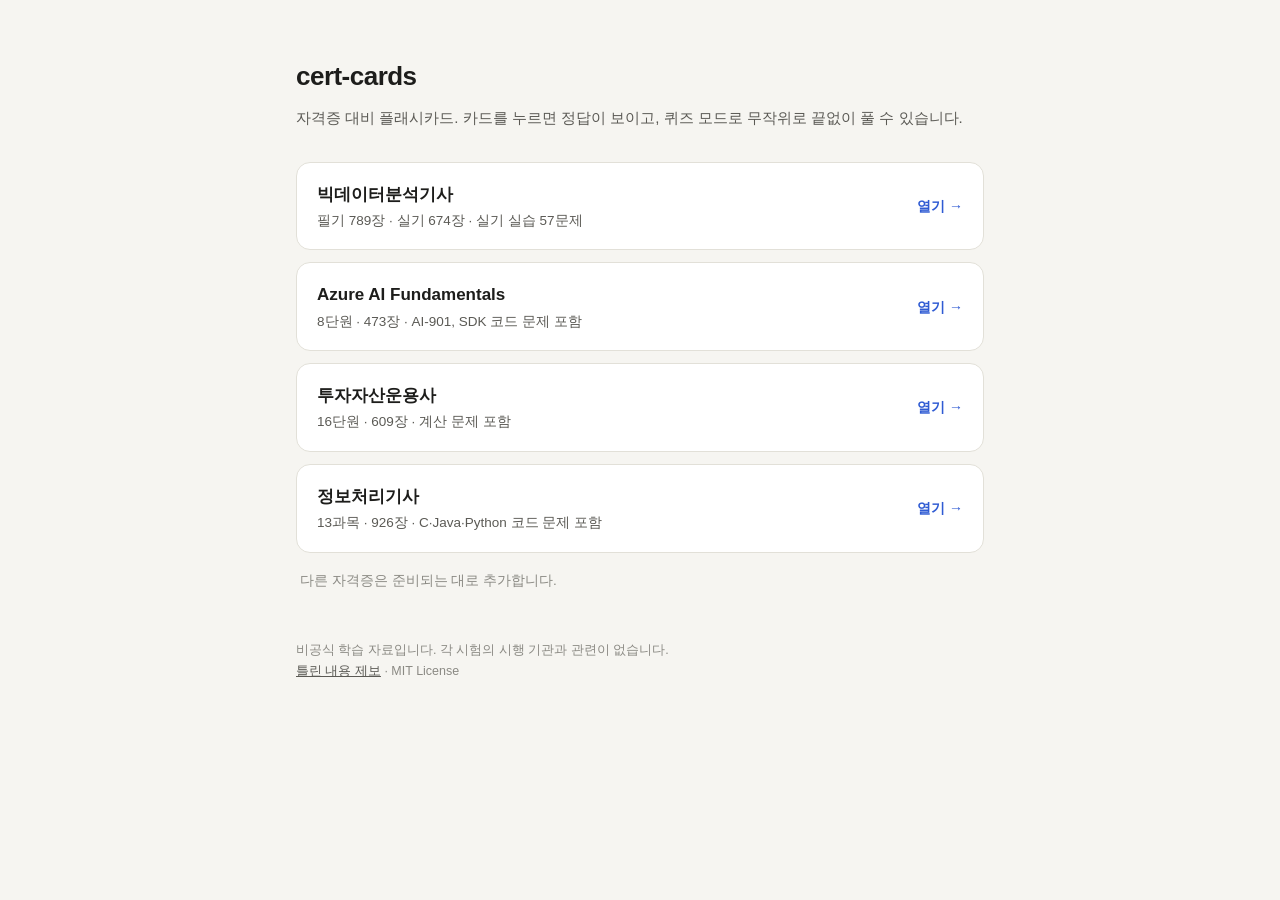
<file: index.html>
<!doctype html>
<html lang="ko">
<head>
<meta charset="utf-8">
<meta name="viewport" content="width=device-width, initial-scale=1, viewport-fit=cover">
<title>cert-cards</title>
<meta name="description" content="자격증 대비 정답 가리기 플래시카드 모음">
<link rel="stylesheet" href="assets/home.css">
</head>
<body>
<div class="wrap">
  <h1>cert-cards</h1>
  <p class="lede">자격증 대비 플래시카드. 카드를 누르면 정답이 보이고, 퀴즈 모드로 무작위로 끝없이 풀 수 있습니다.</p>
  <div class="list" id="decks"><p class="soon">불러오는 중</p></div>
  <p class="soon">다른 자격증은 준비되는 대로 추가합니다.</p>
  <footer>
    비공식 학습 자료입니다. 각 시험의 시행 기관과 관련이 없습니다.<br>
    <a href="https://github.com/cert-cards/cert-cards.github.io/issues">틀린 내용 제보</a> · MIT License
  </footer>
</div>
<script src="assets/home.js"></script>
</body>
</html>
</file>
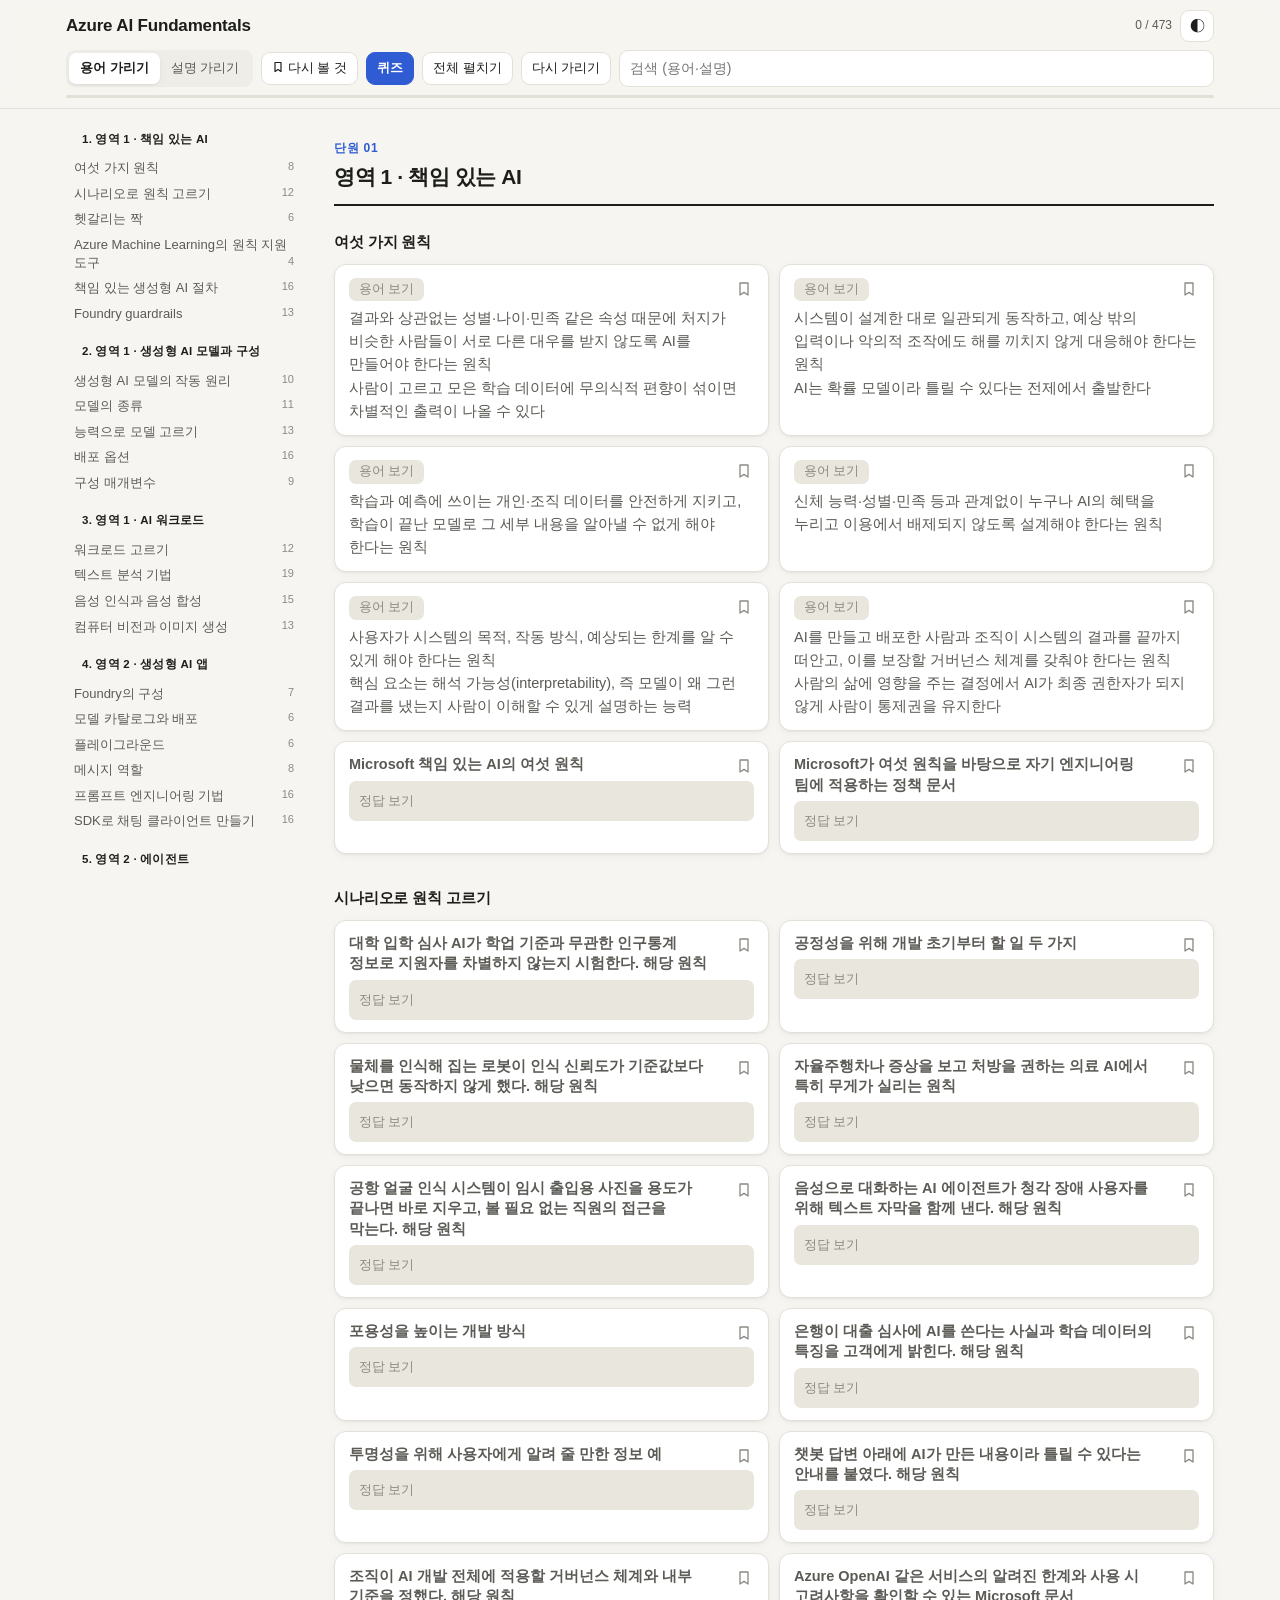
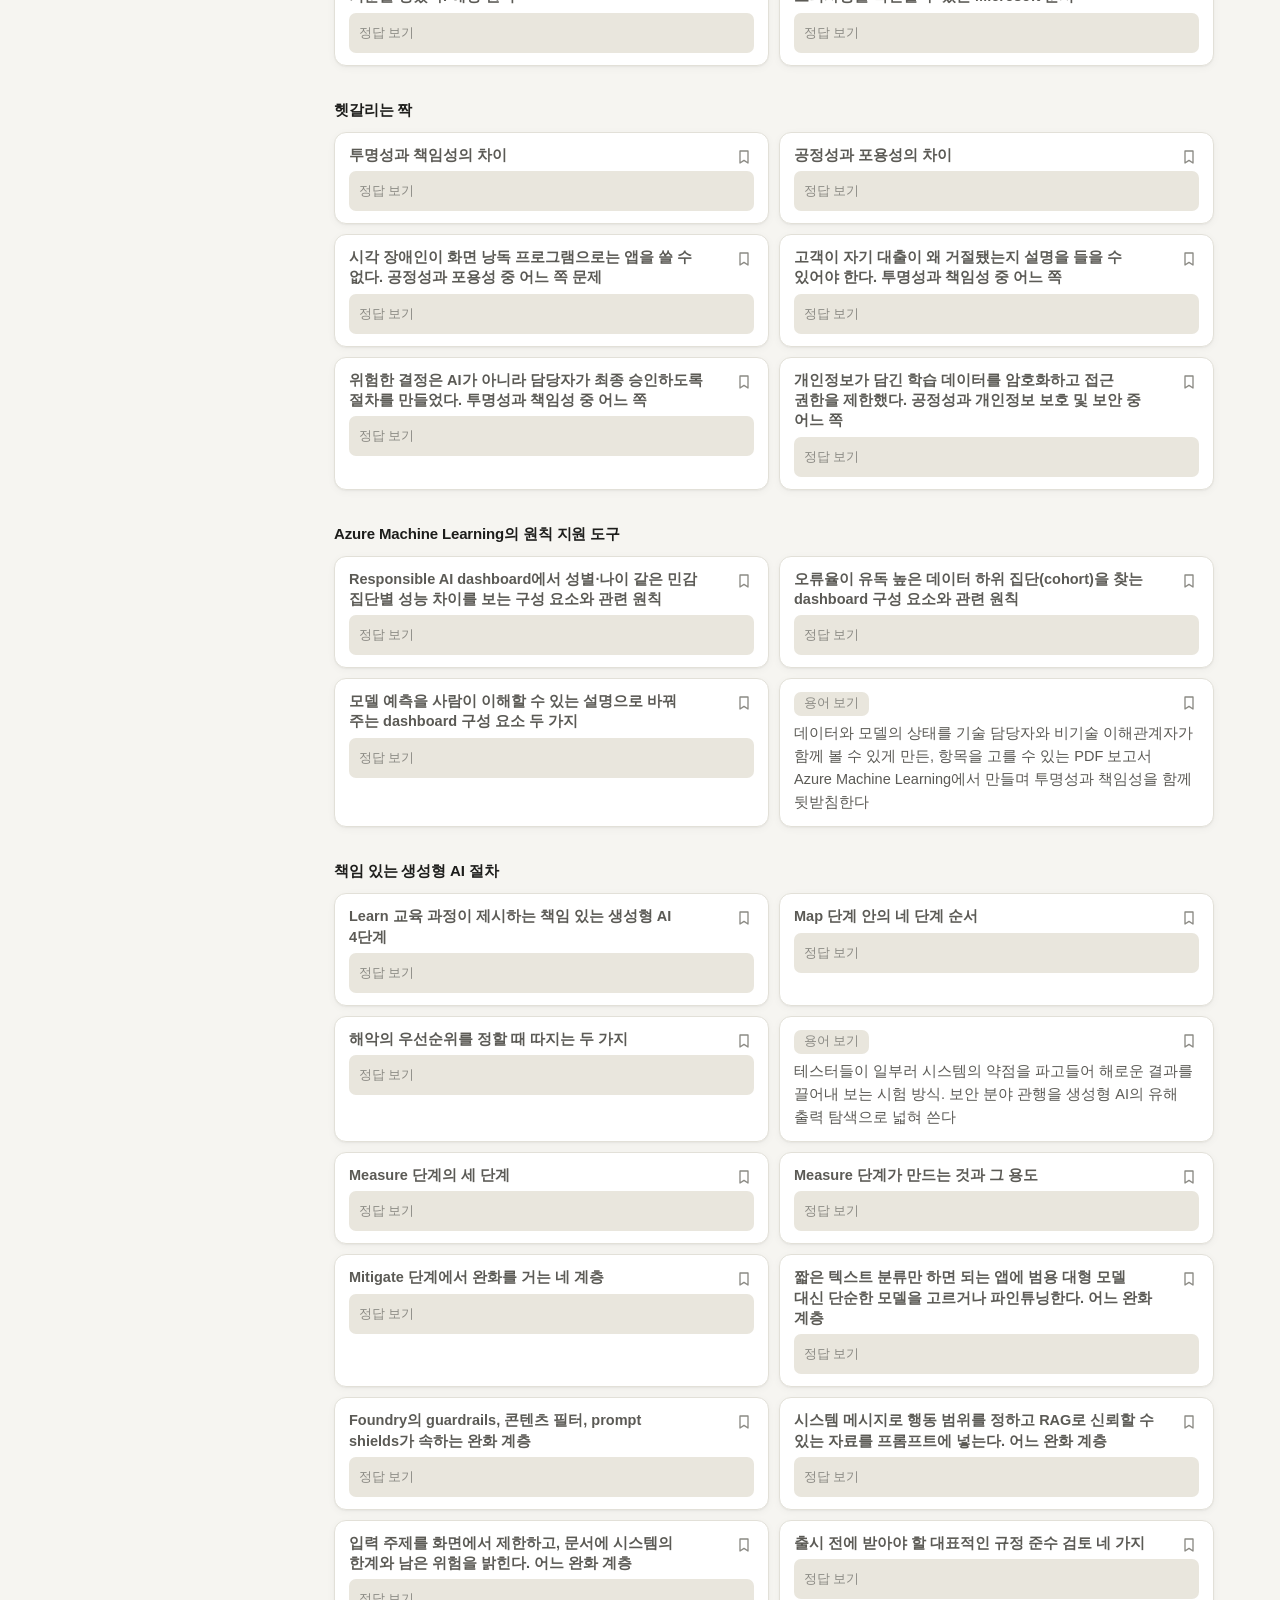
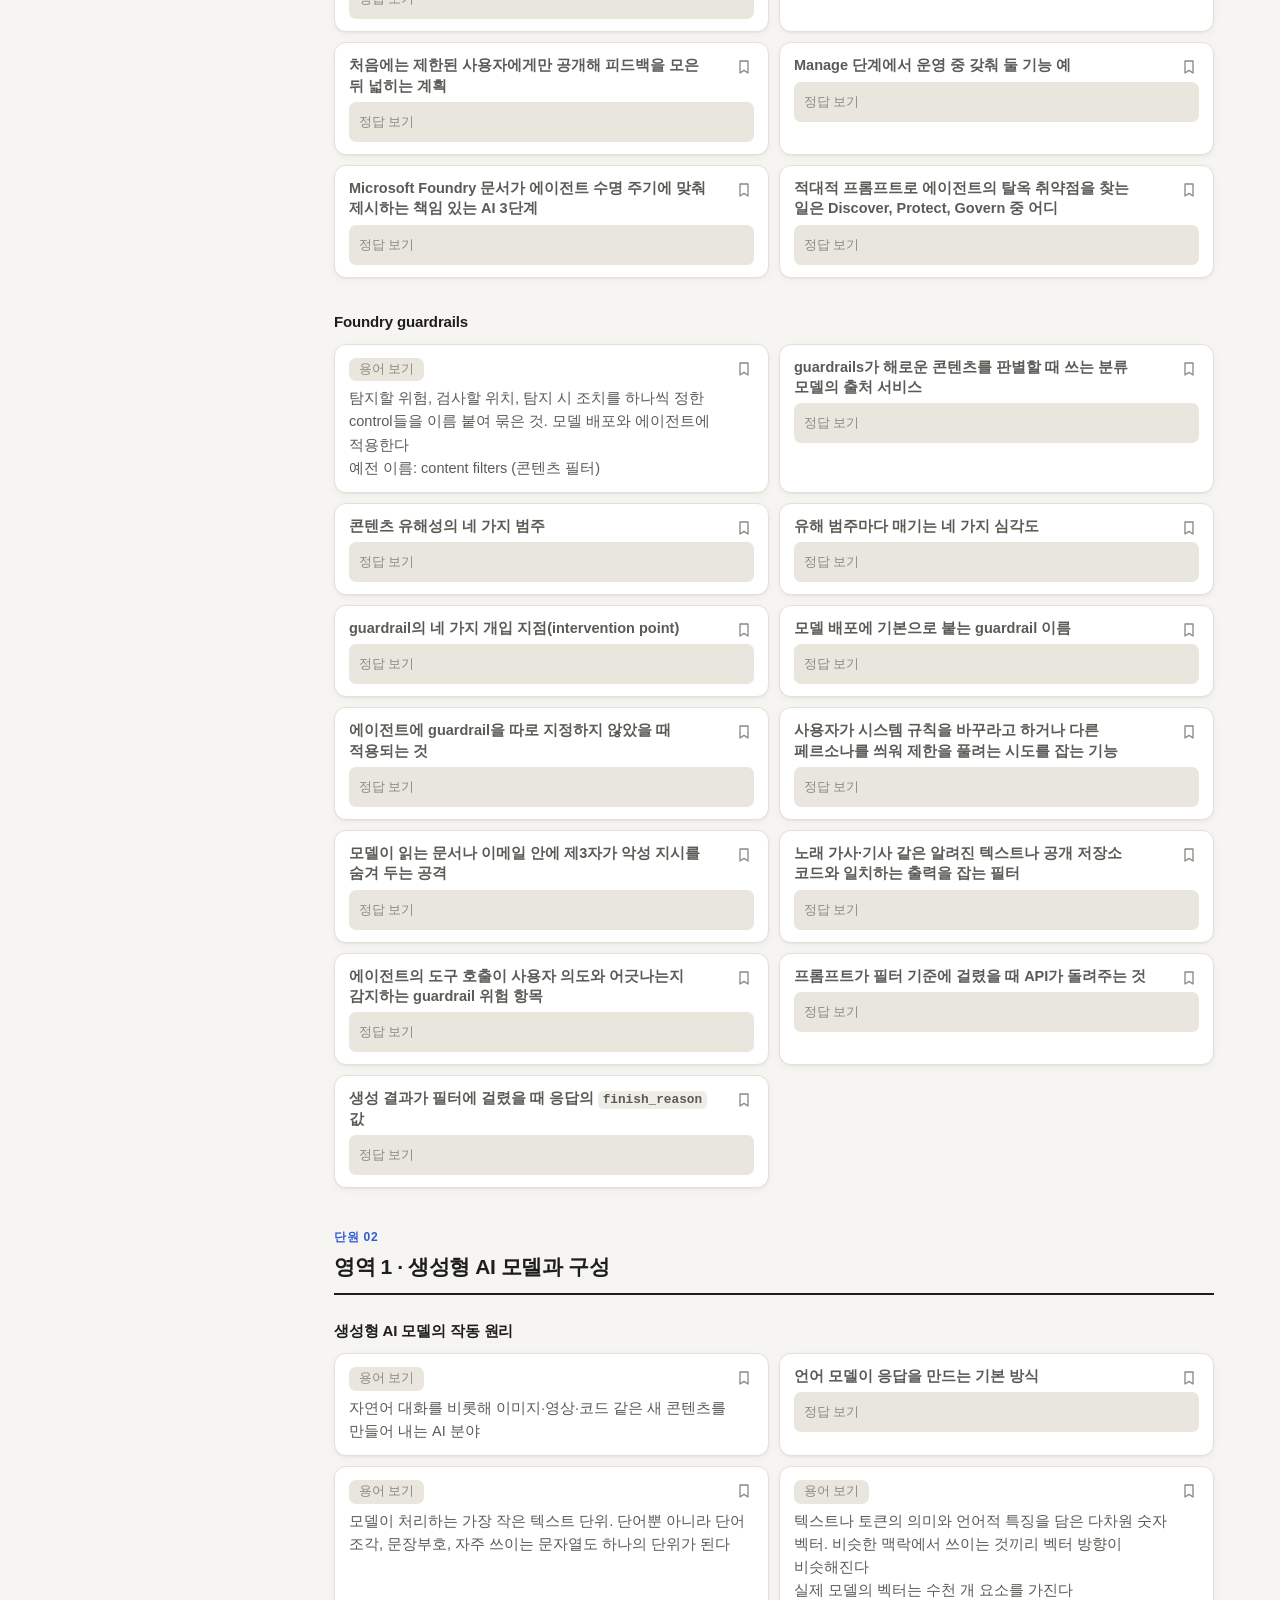
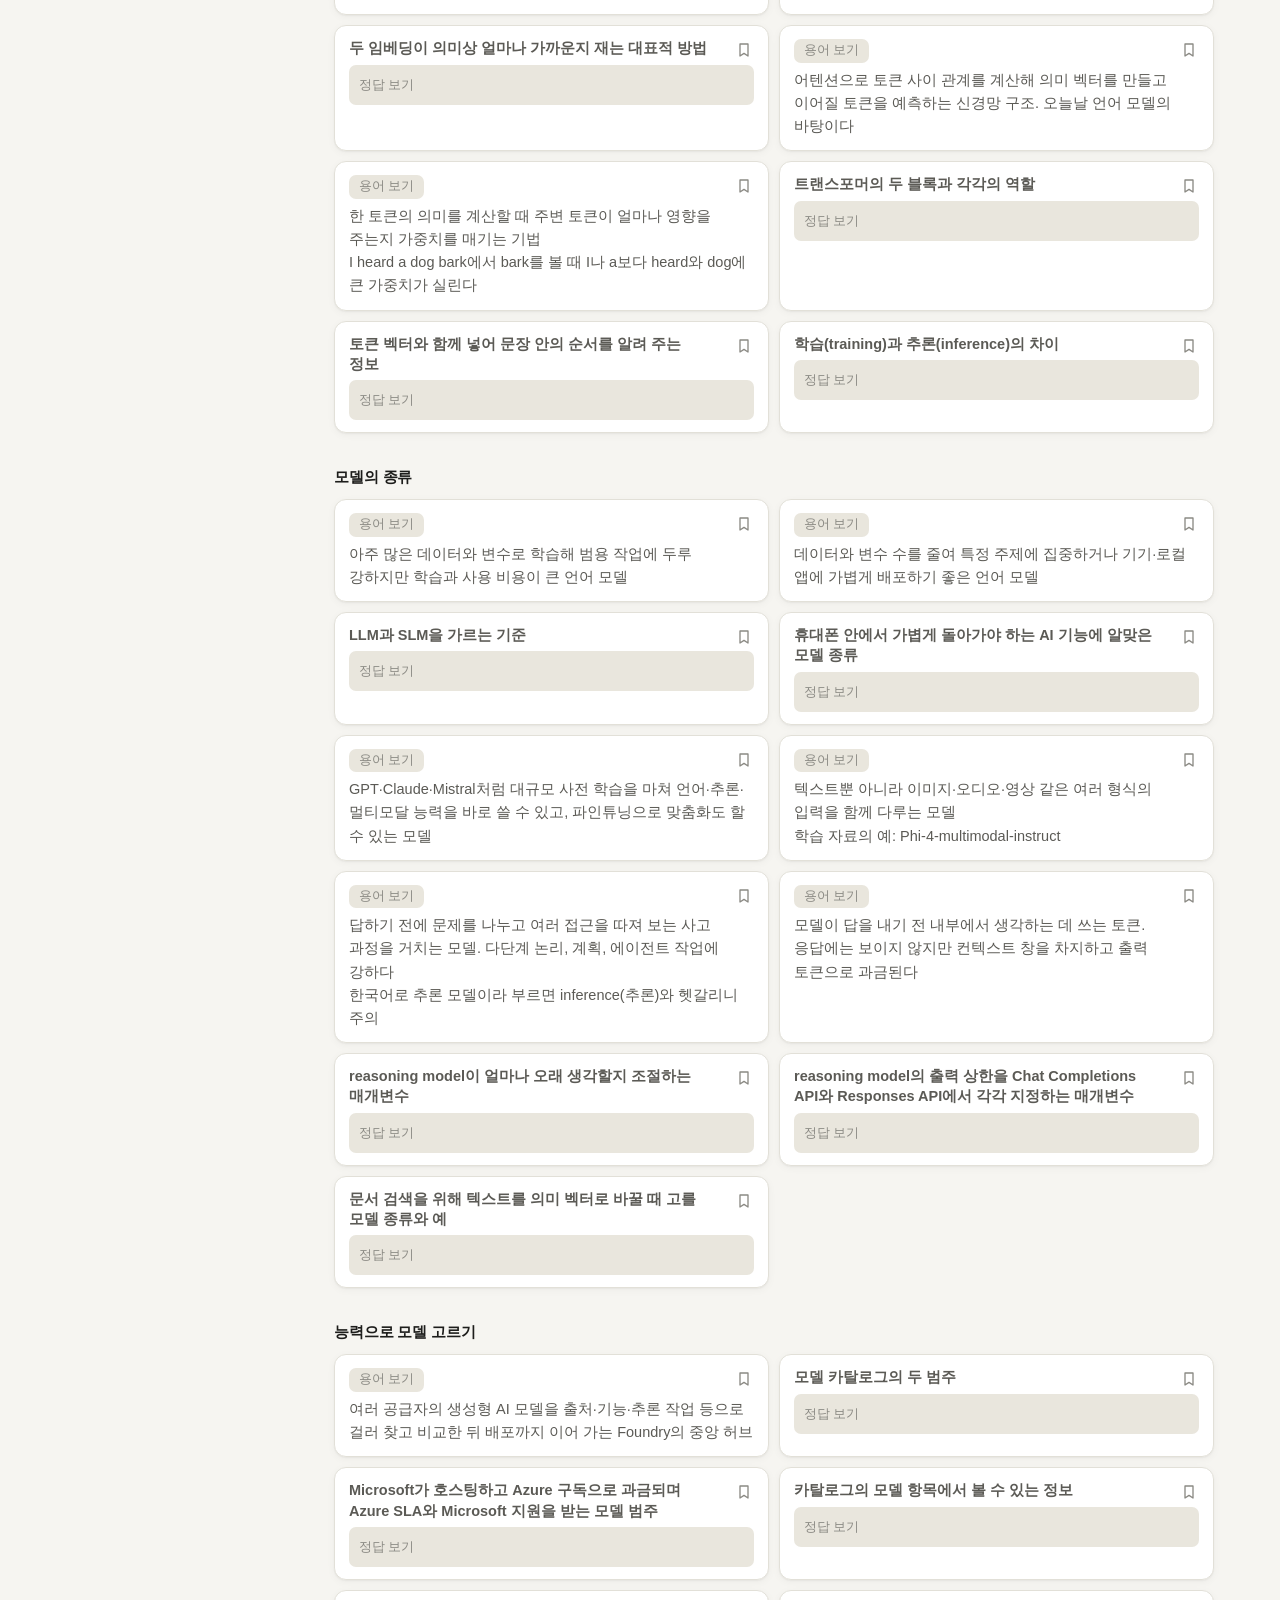
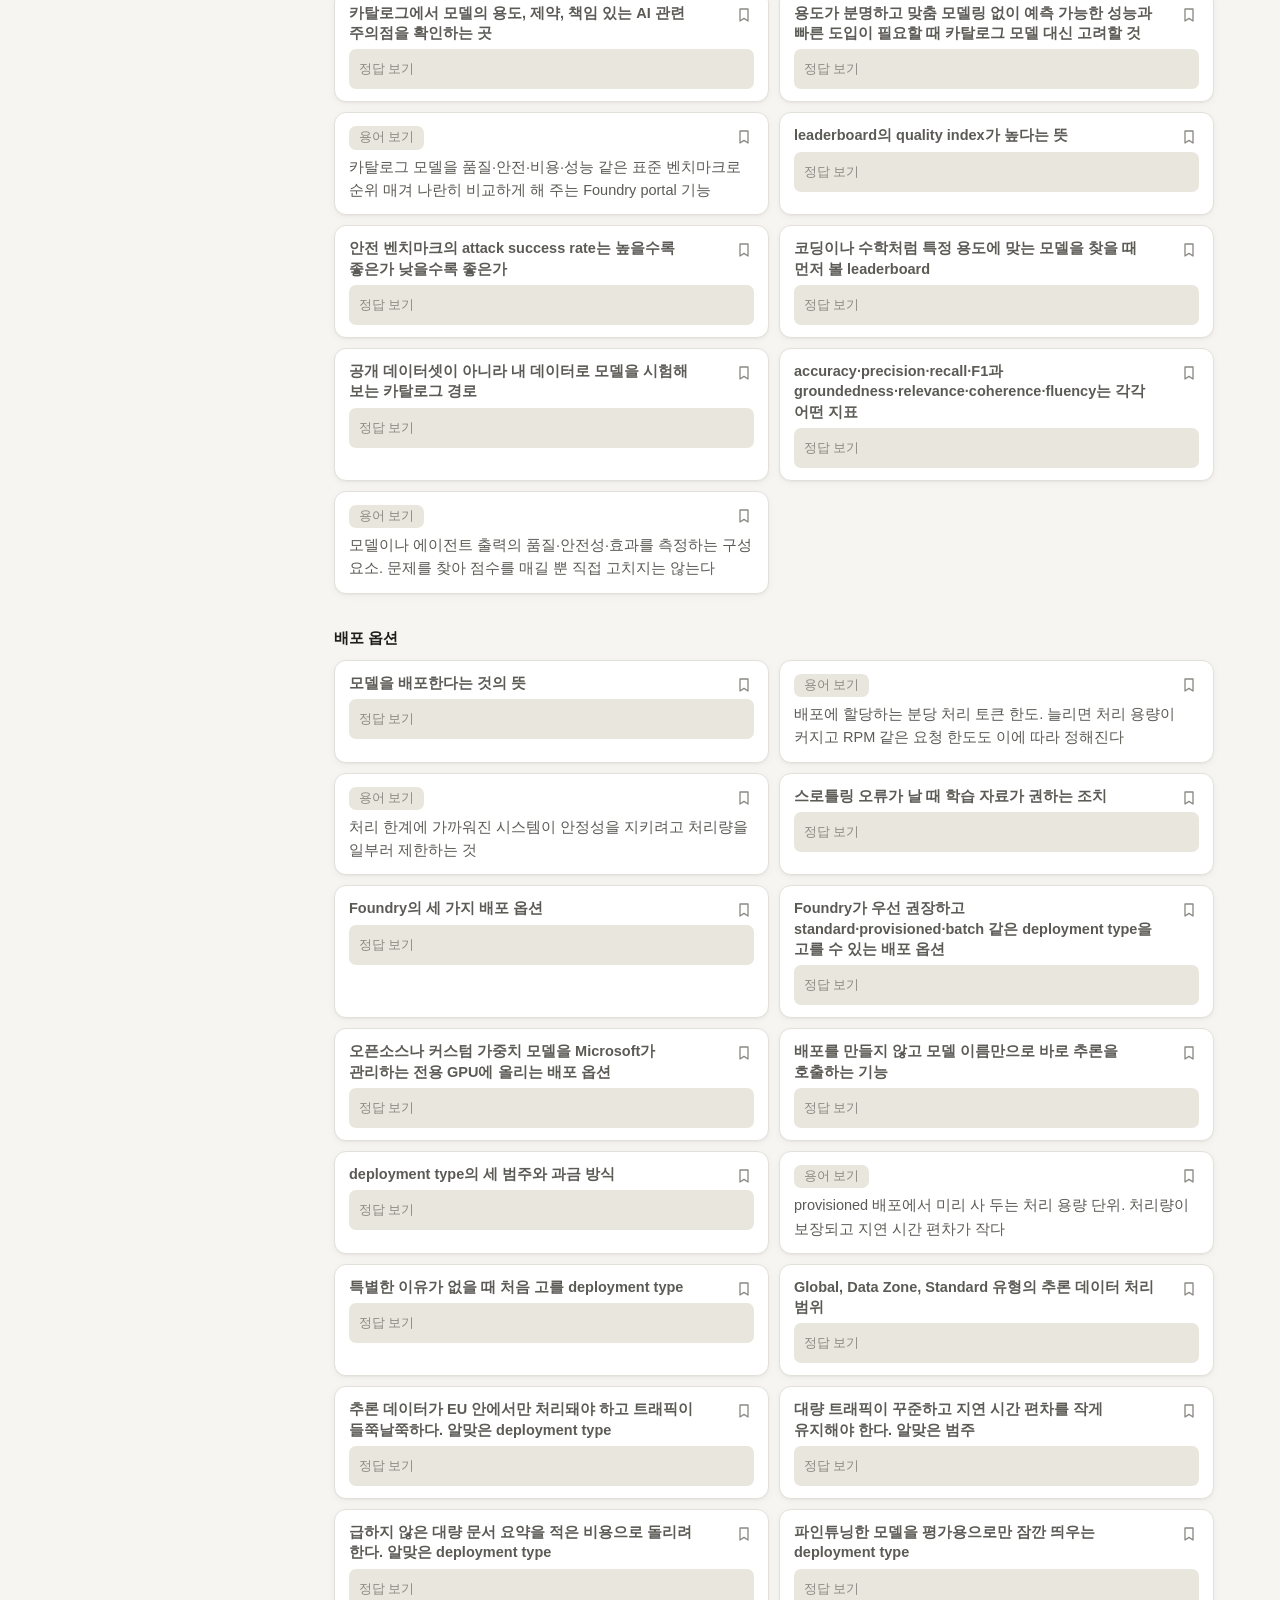
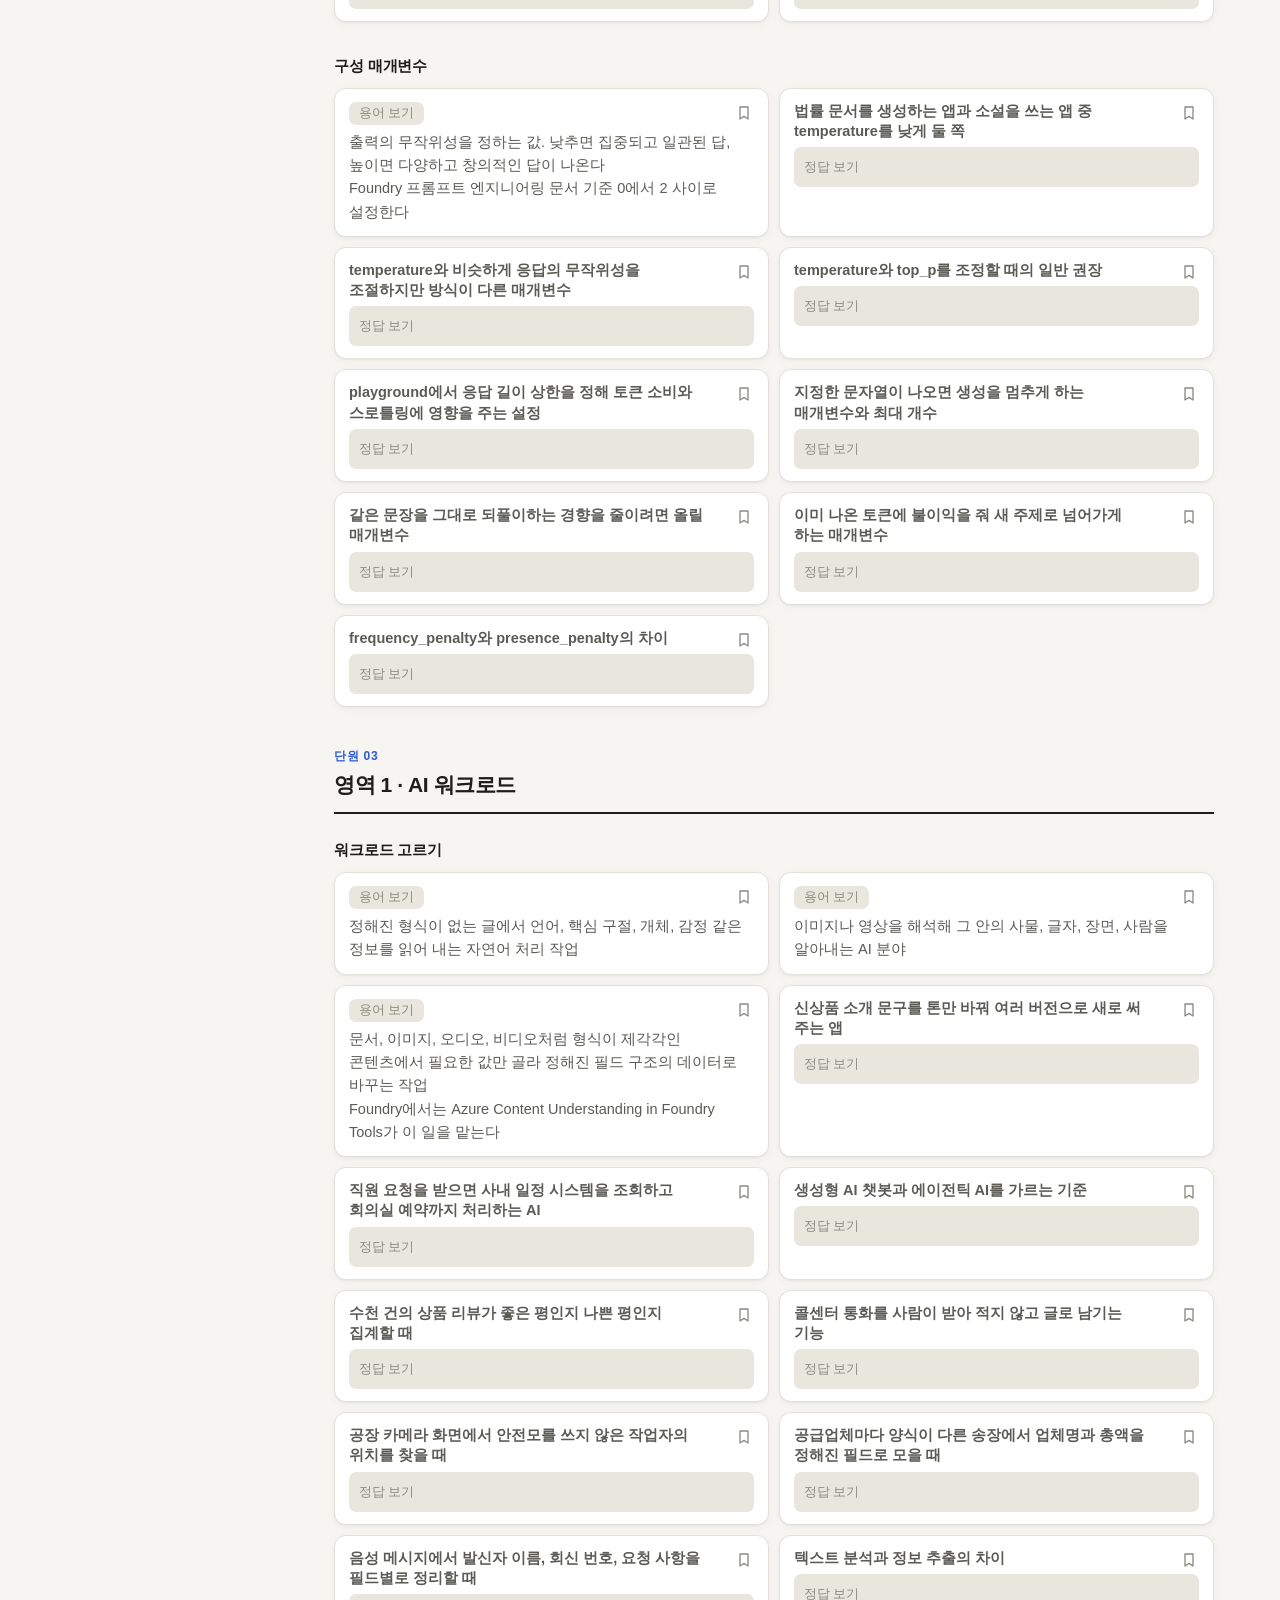
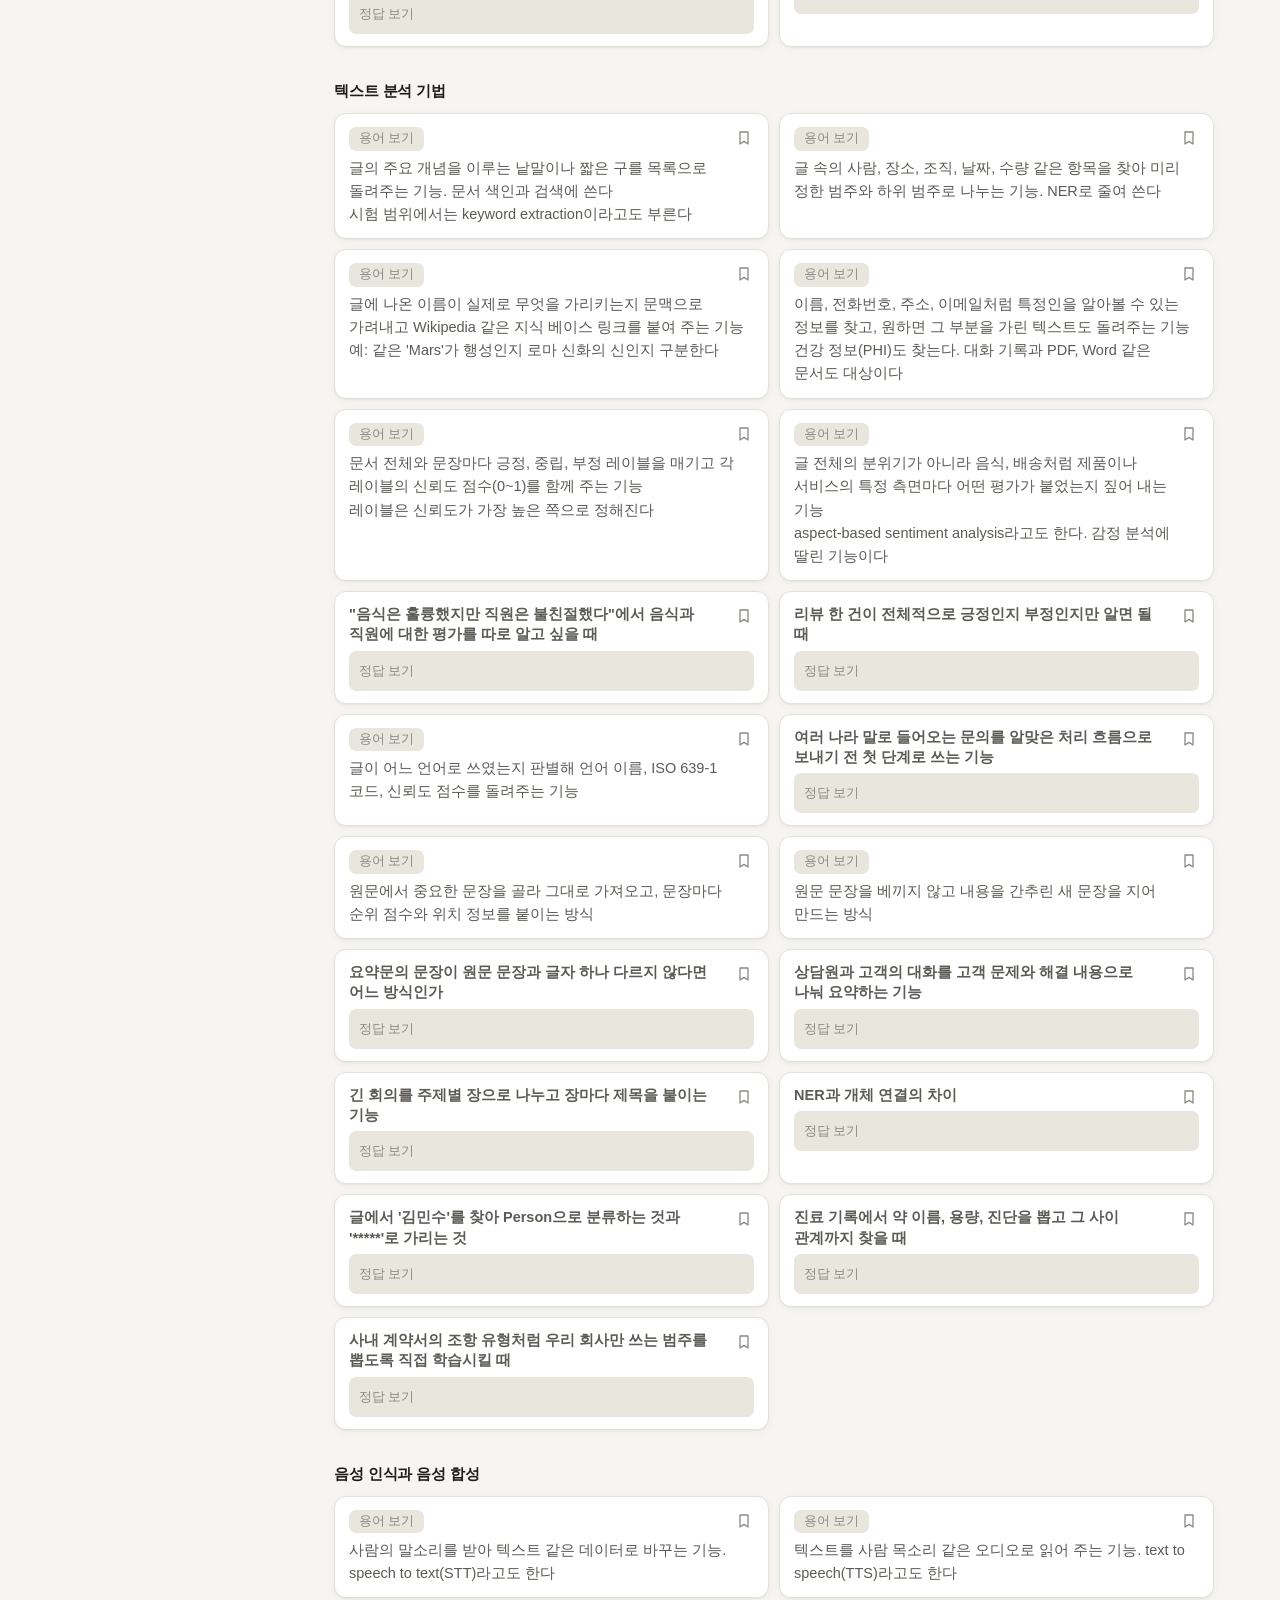
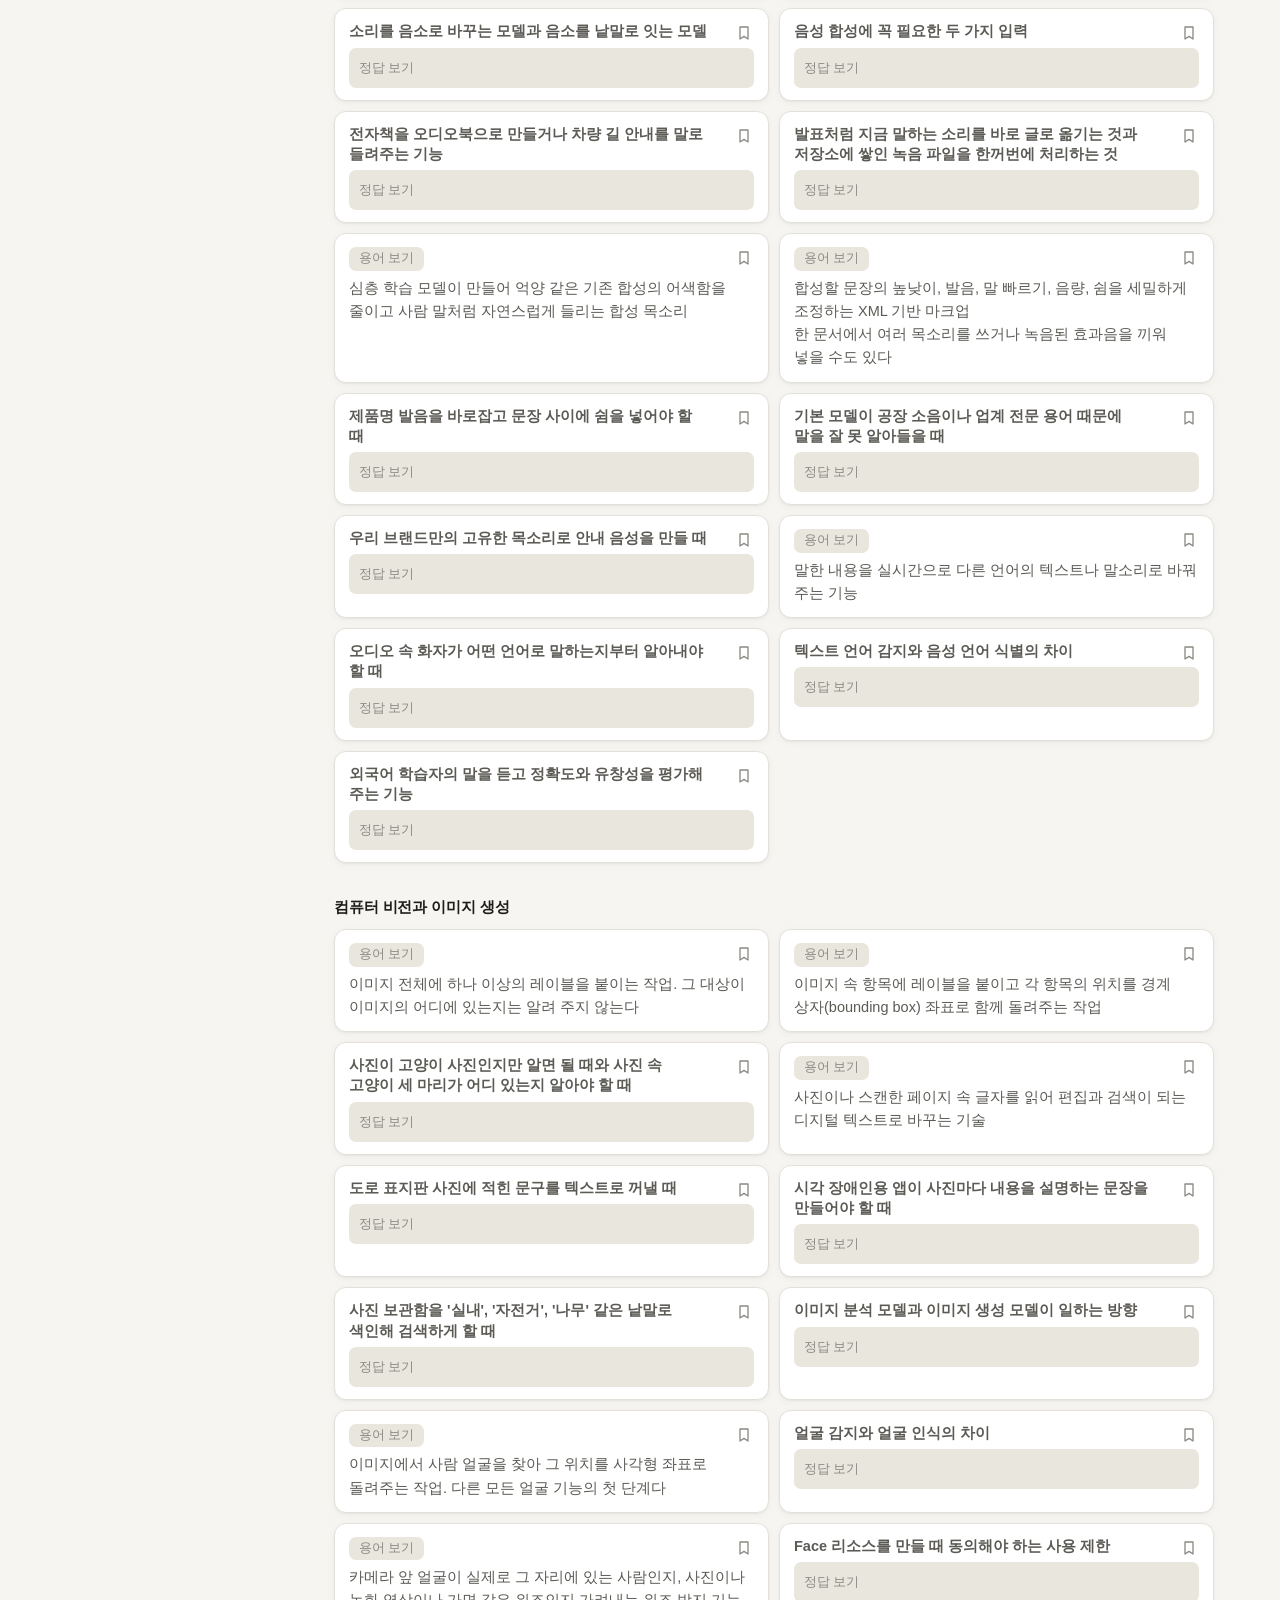
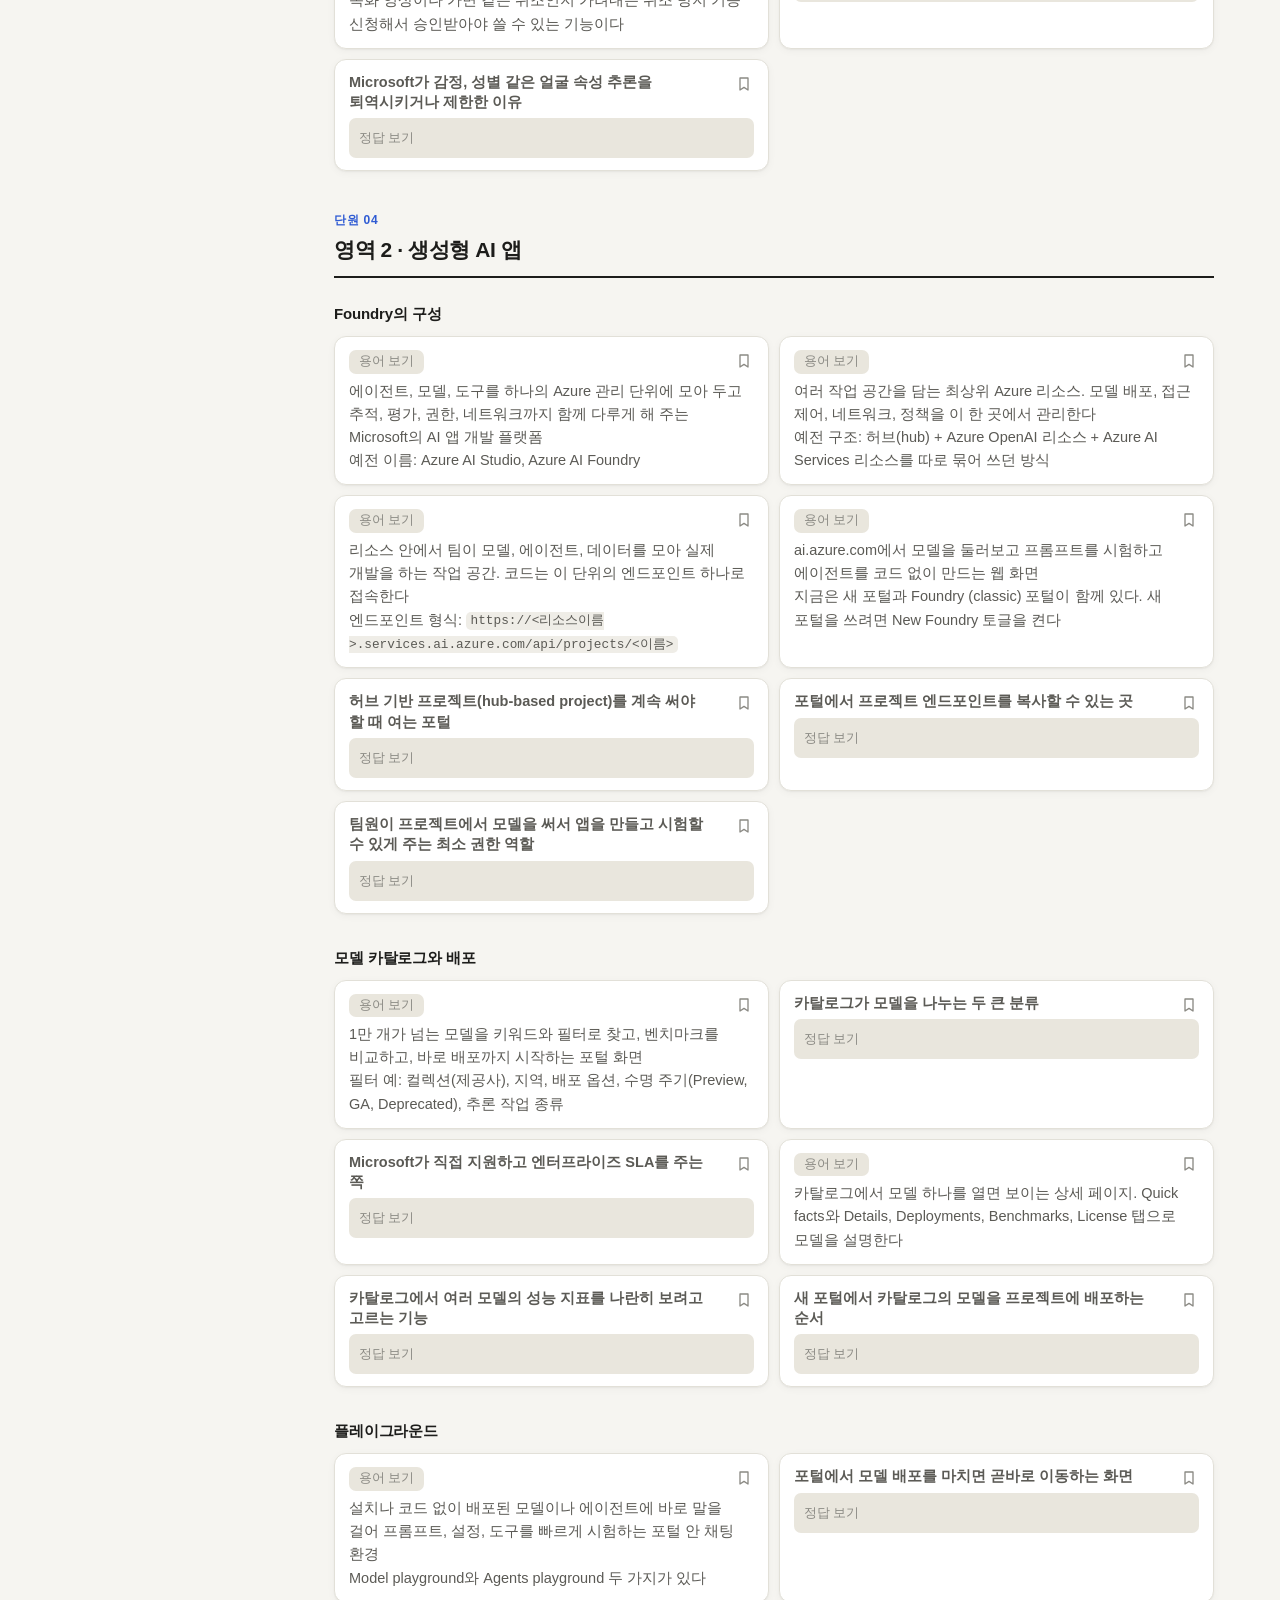
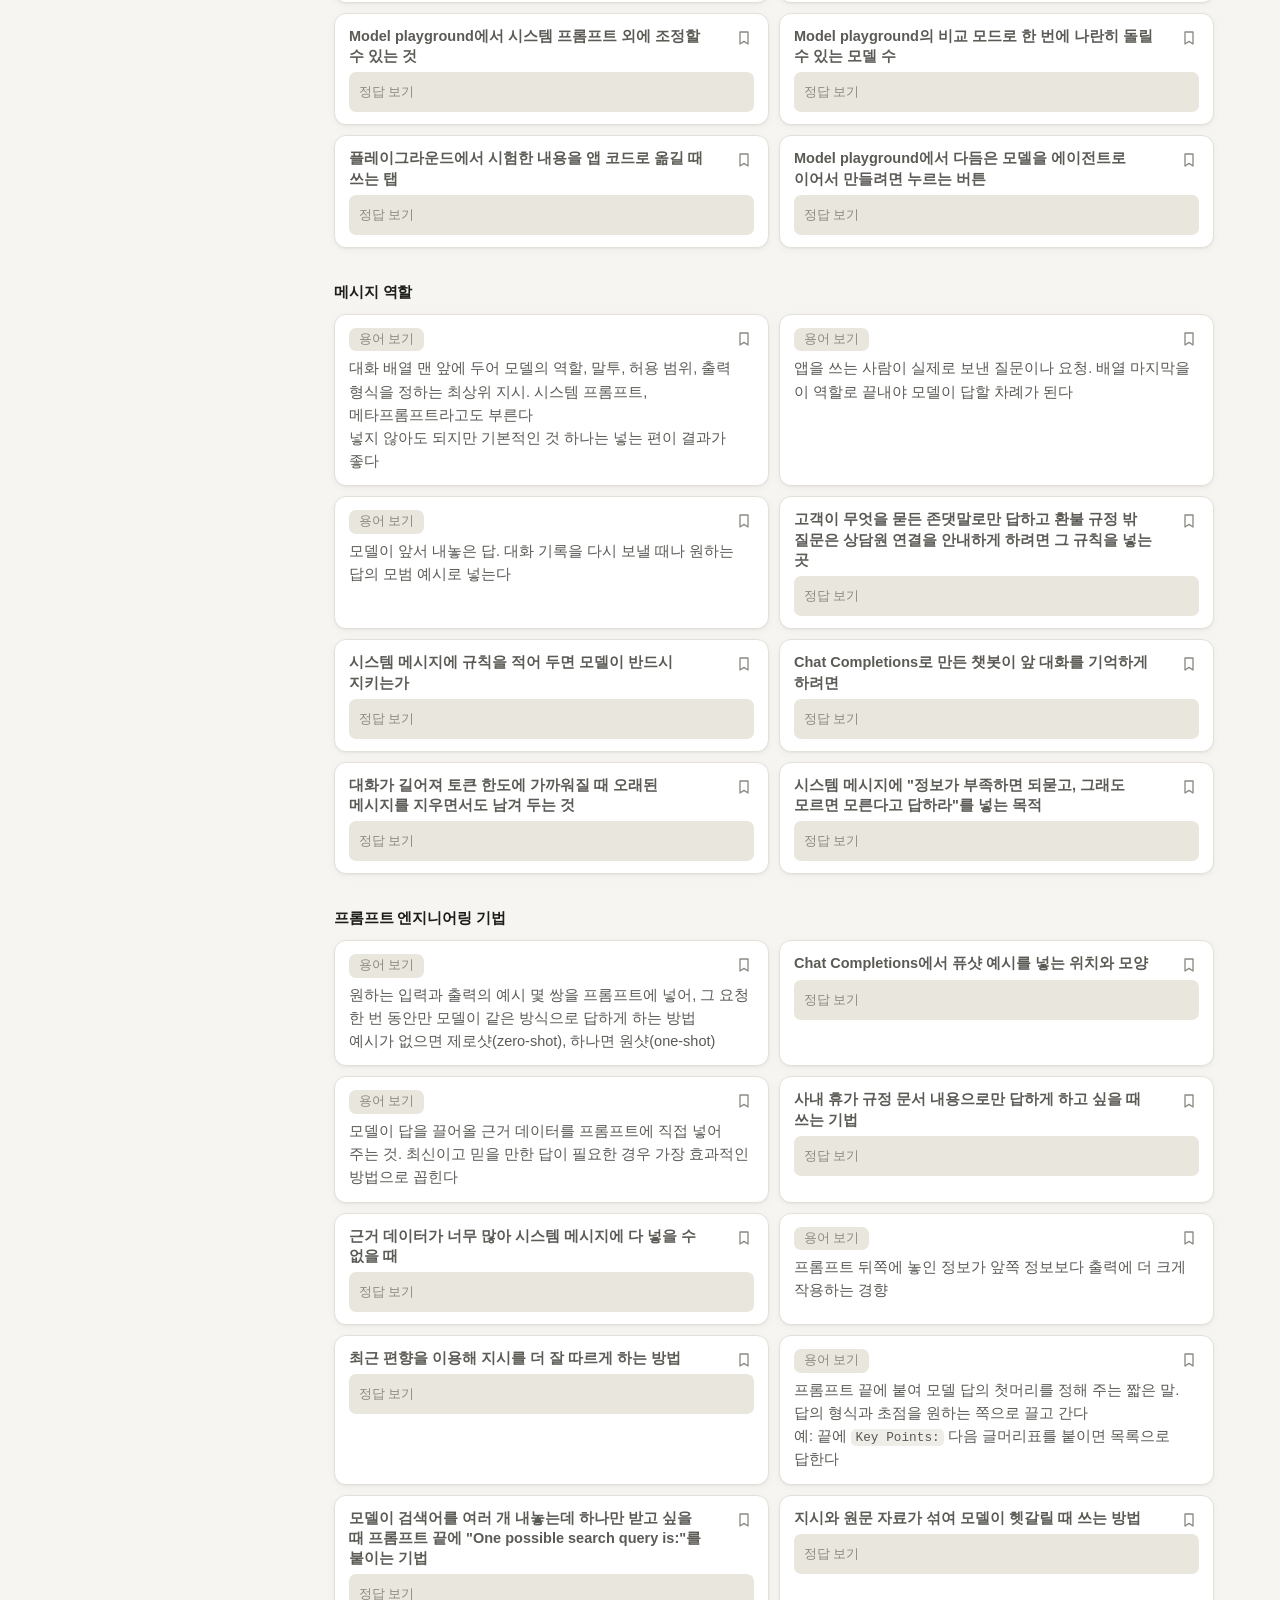
<file: azure-ai-fundamentals/index.html>
<!doctype html>
<html lang="ko">
<head>
<meta charset="utf-8">
<meta name="viewport" content="width=device-width, initial-scale=1, viewport-fit=cover">
<title>Azure AI Fundamentals 플래시카드</title>
<meta name="description" content="Azure AI Fundamentals(AI-901) 대비 정답 가리기 플래시카드">
<link rel="stylesheet" href="../assets/cards.css?v=6">
</head>
<body>
<script>window.CERT = { deck: 'azure-ai-fundamentals' };</script>
<script src="../assets/deck.js?v=6"></script>
<script src="../assets/app.js?v=17"></script>
</body>
</html>
</file>
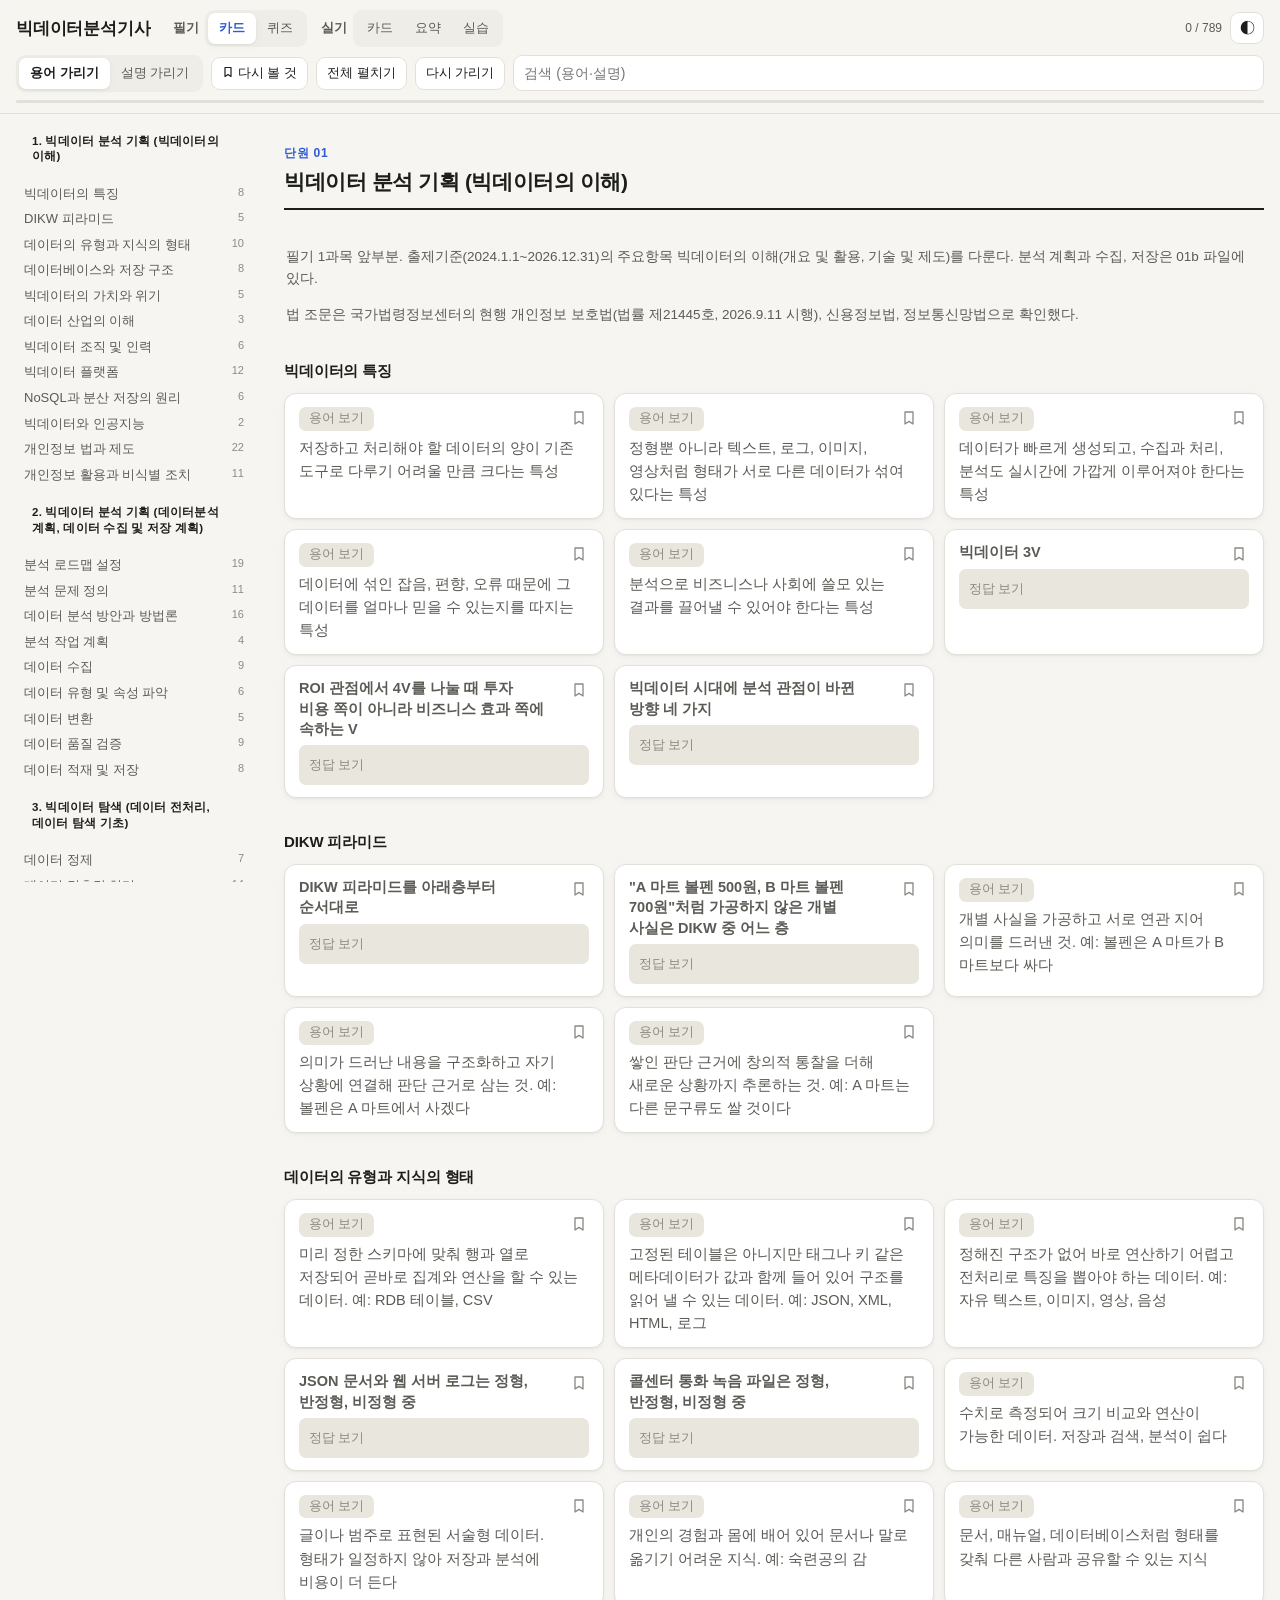
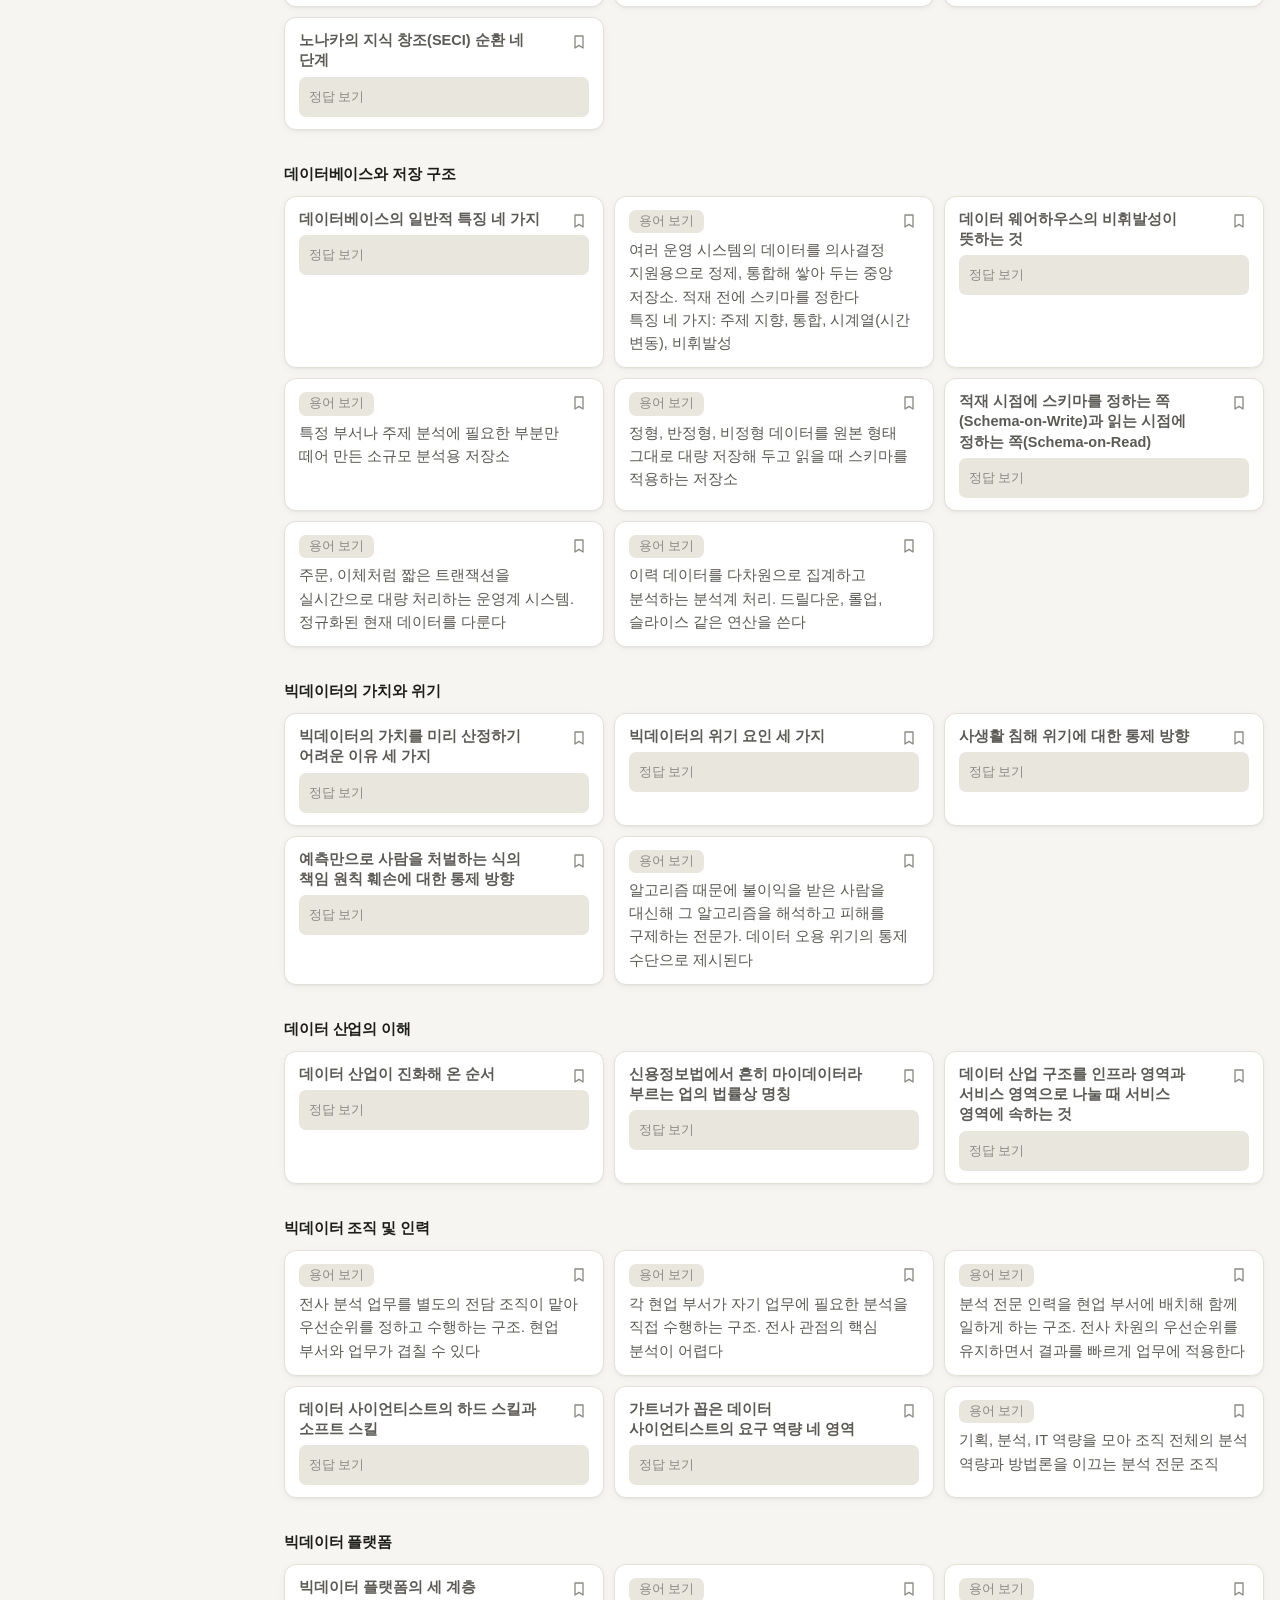
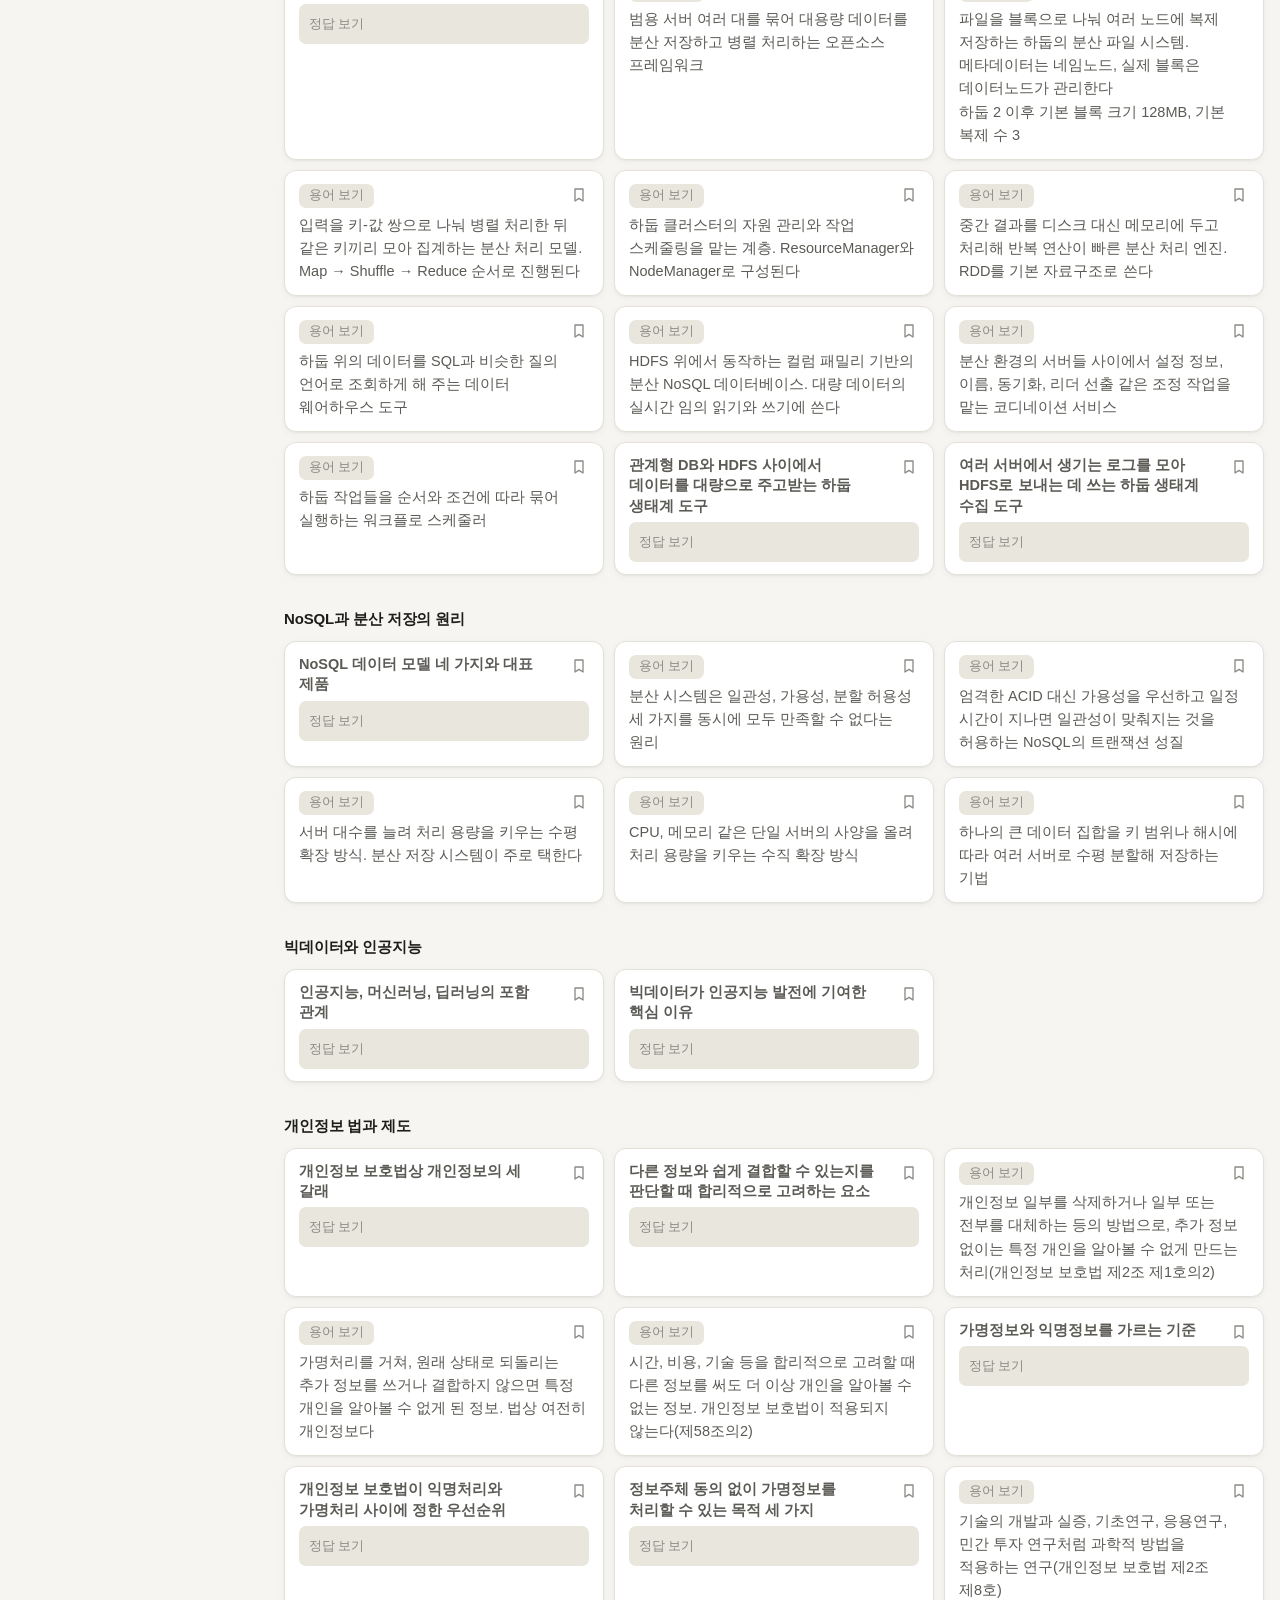
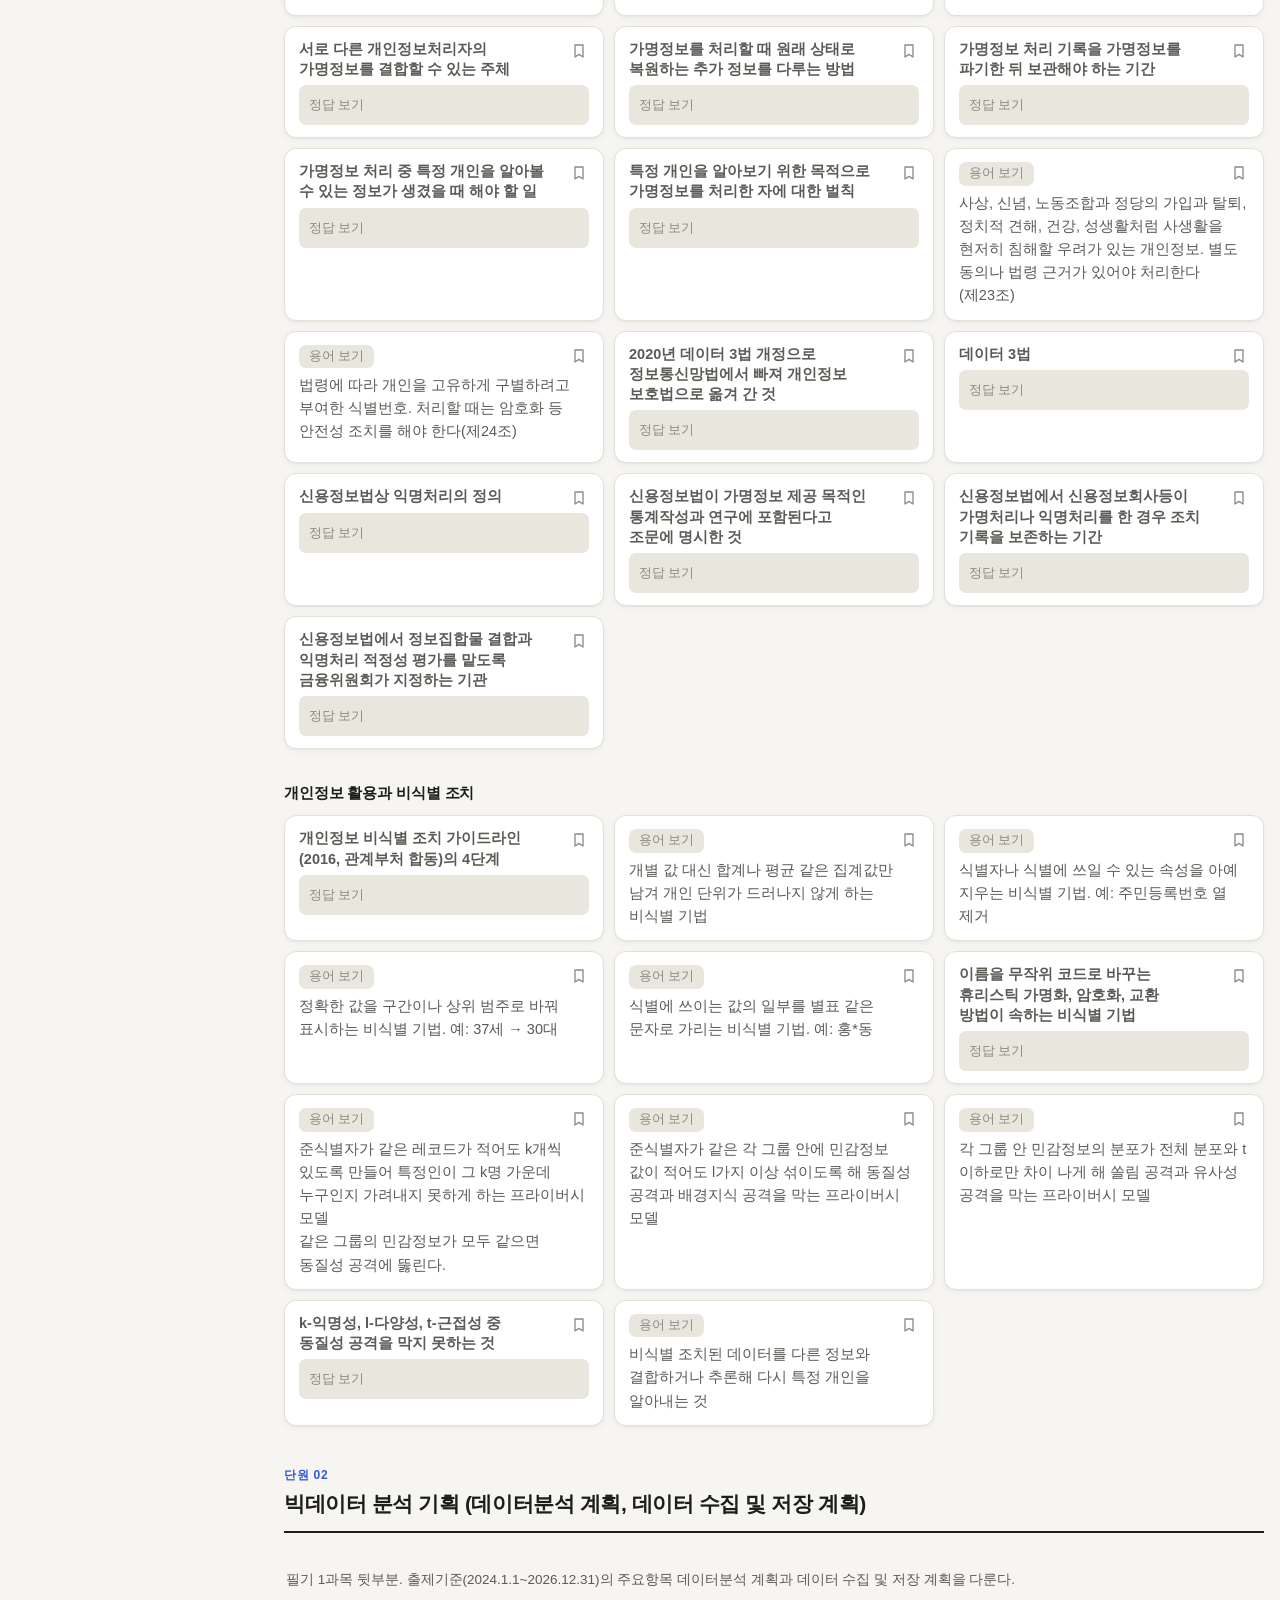
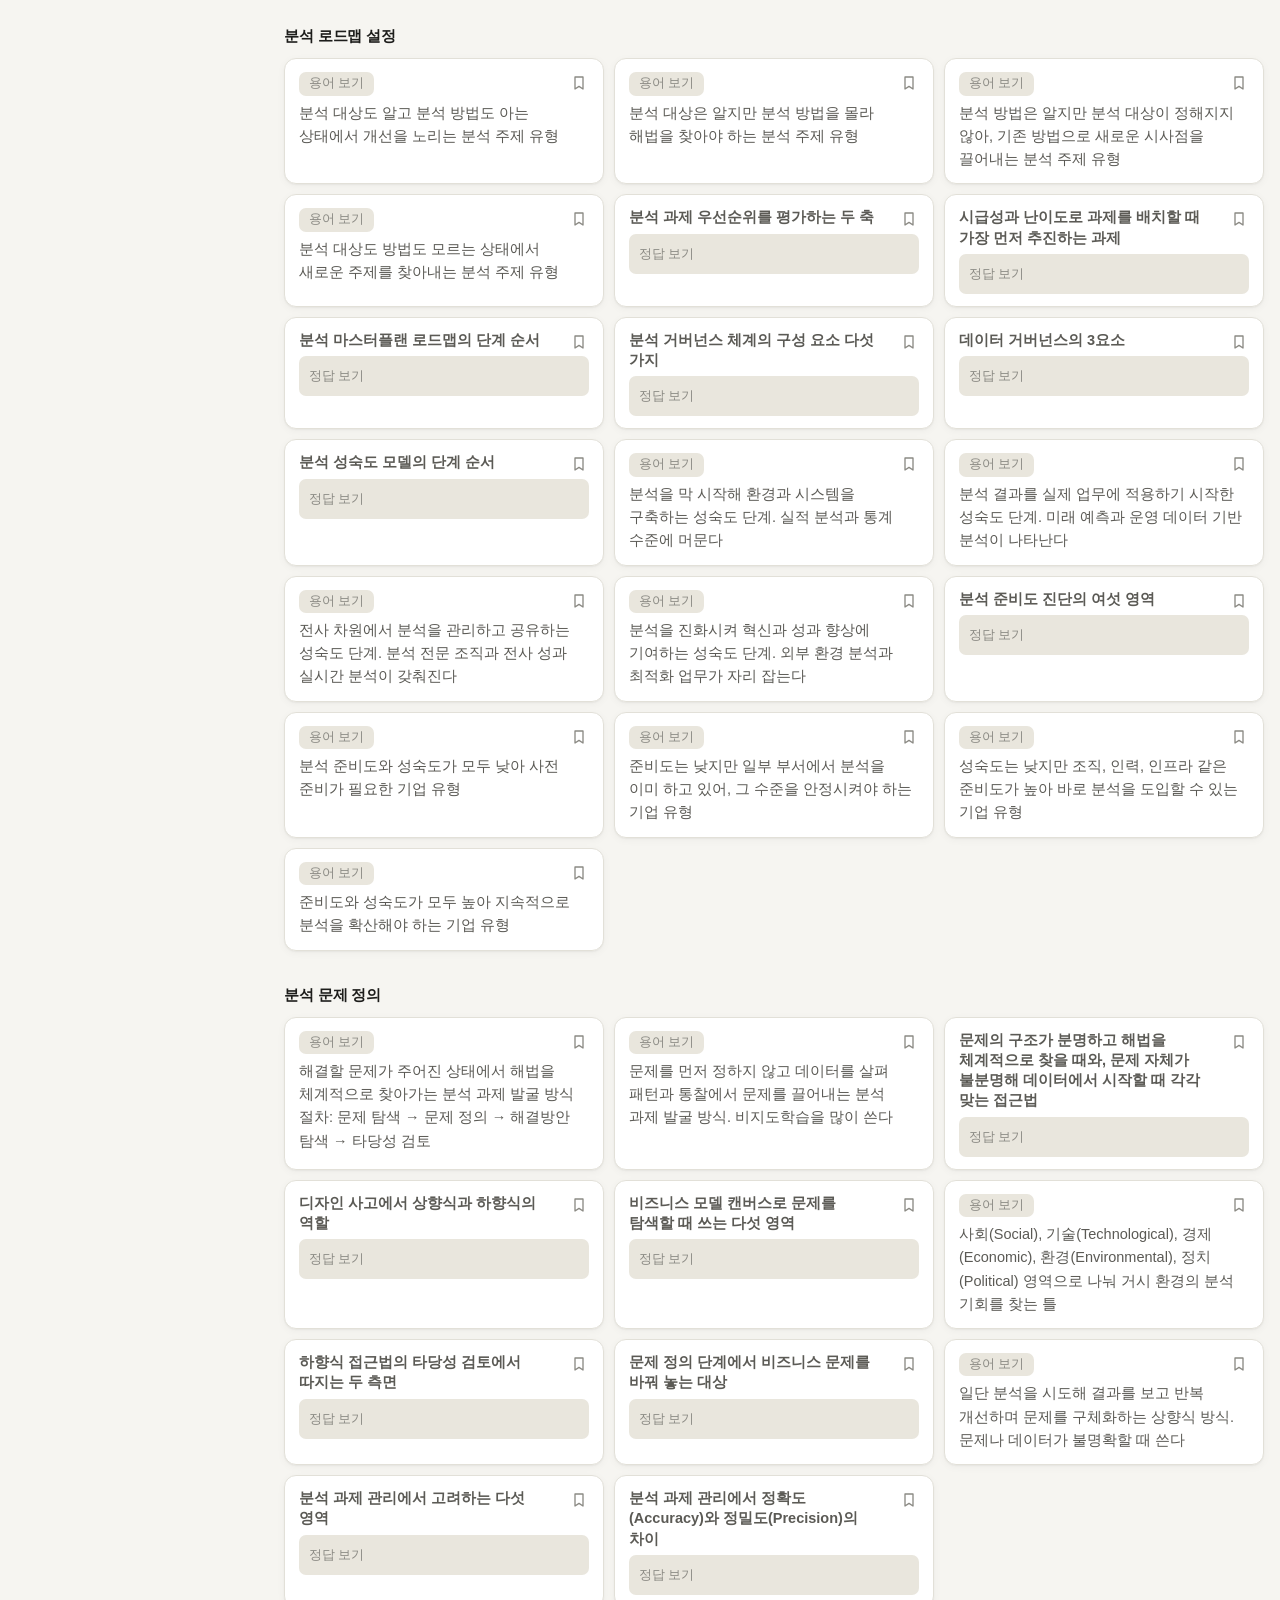
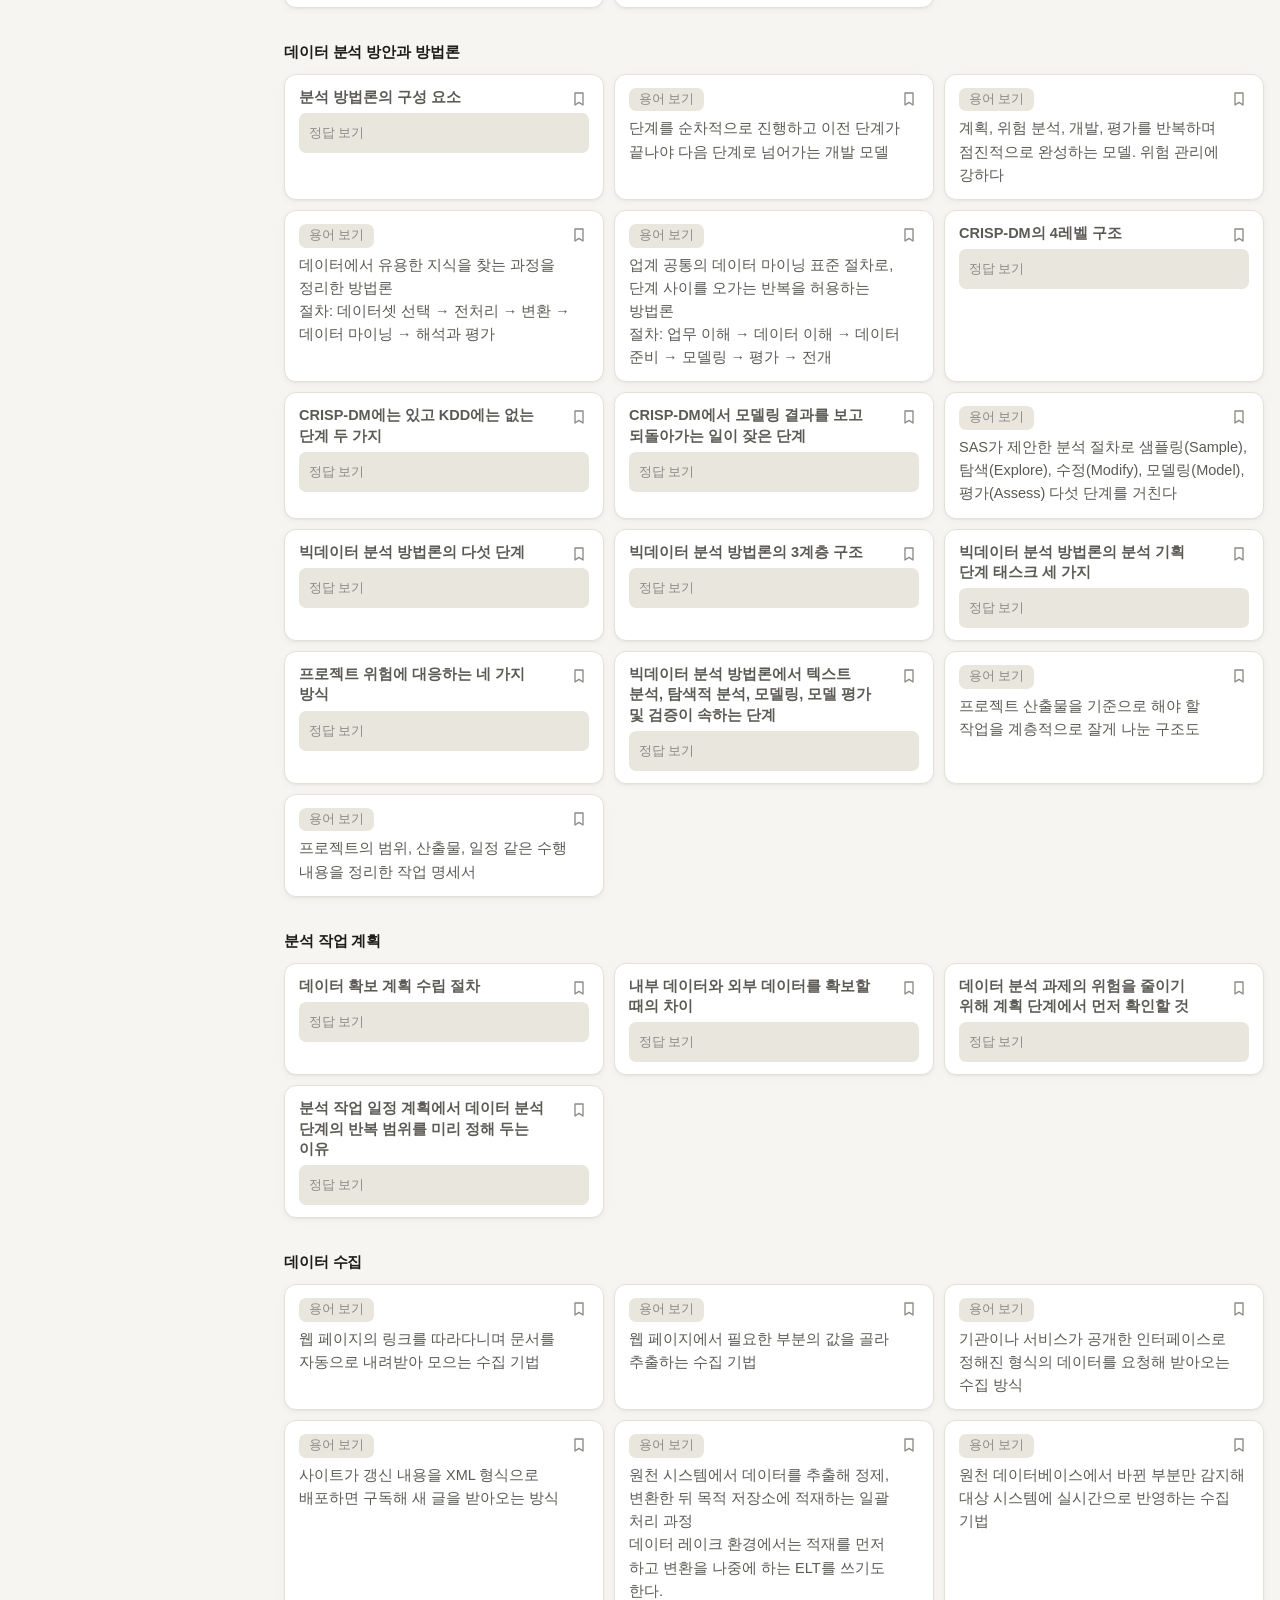
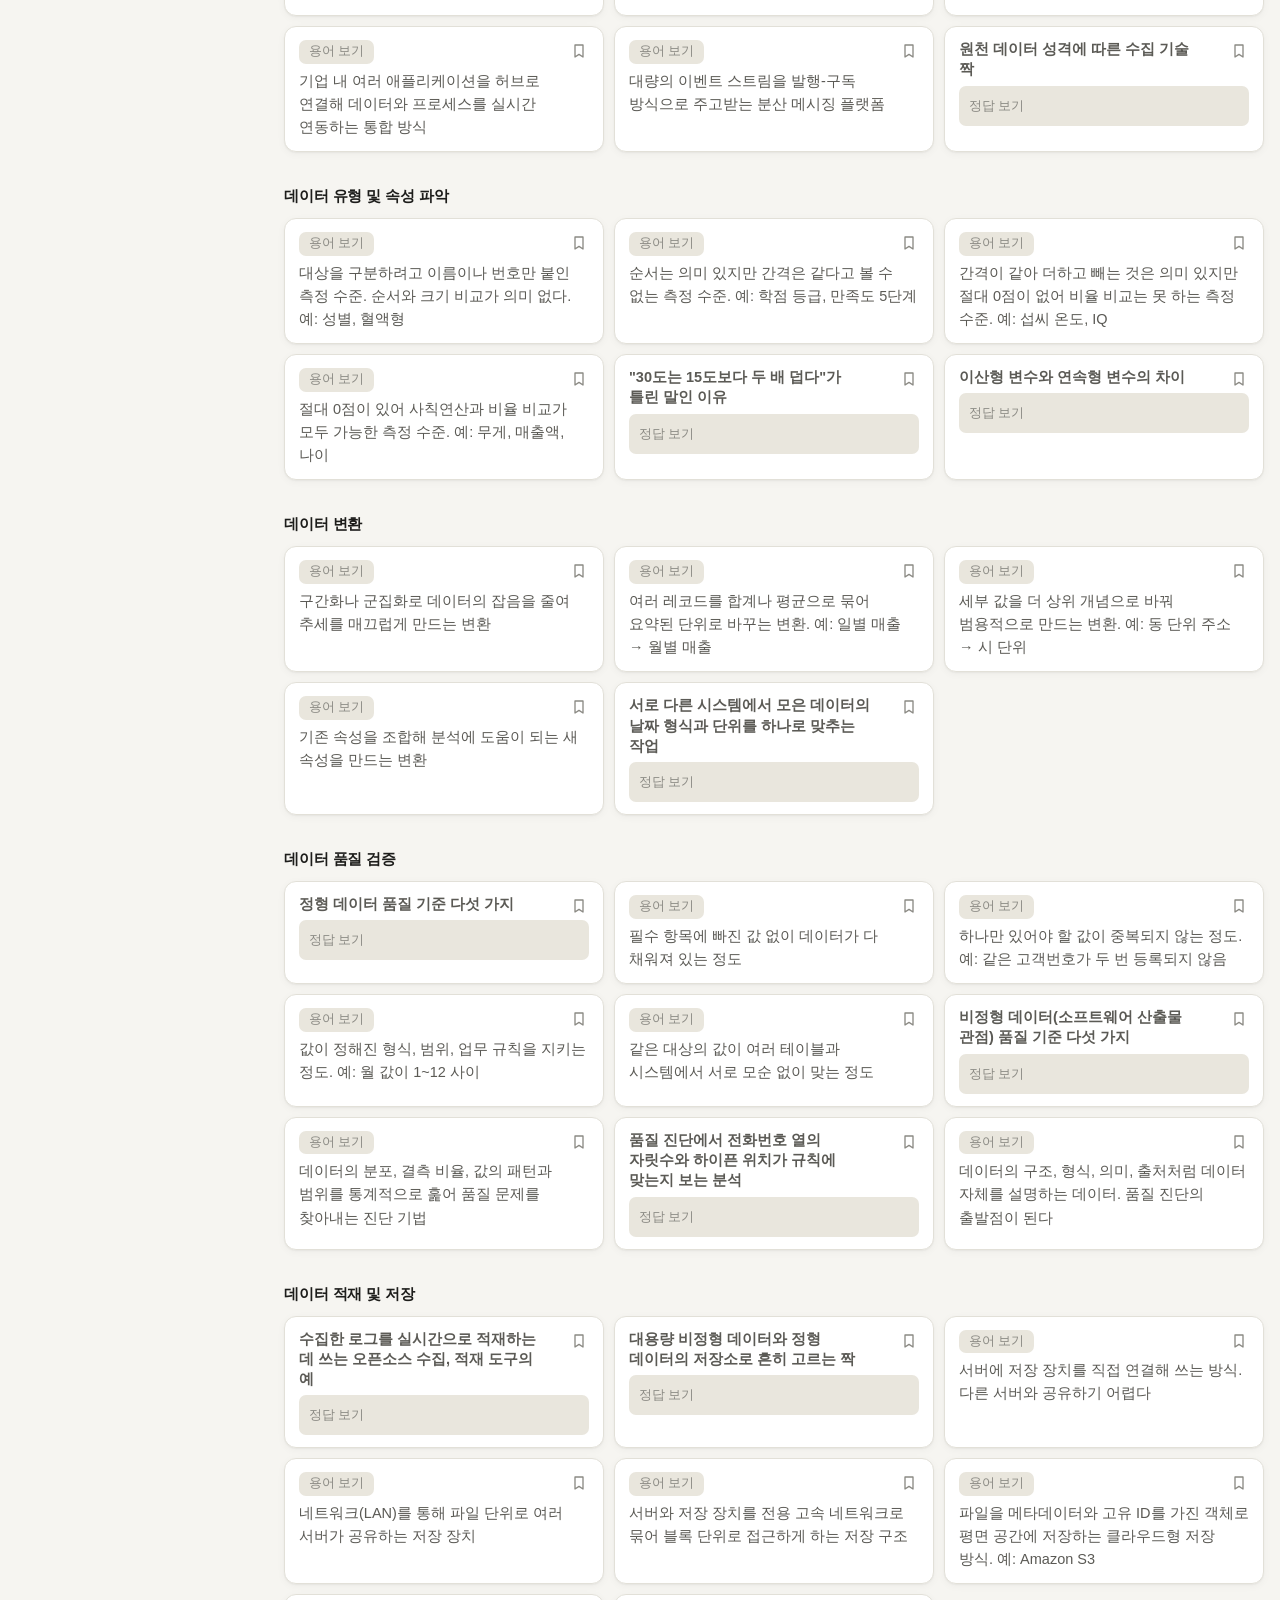
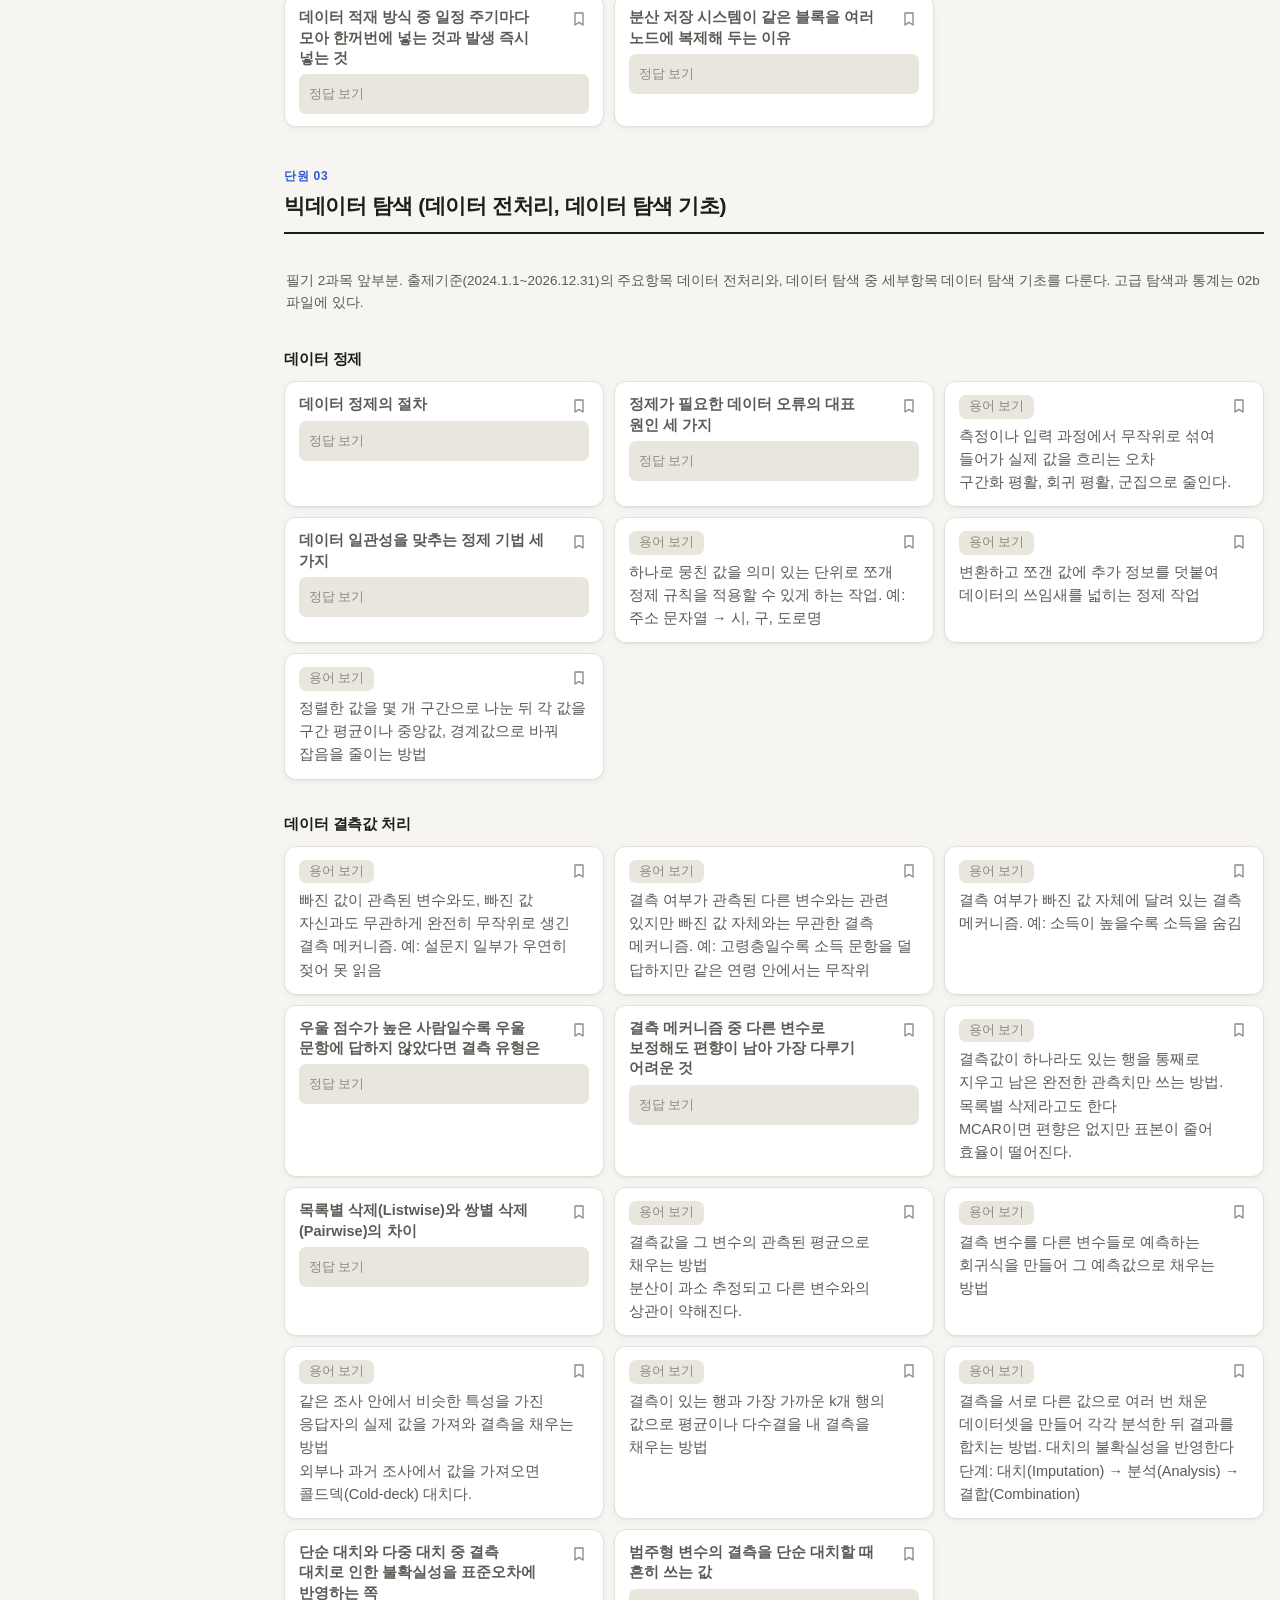
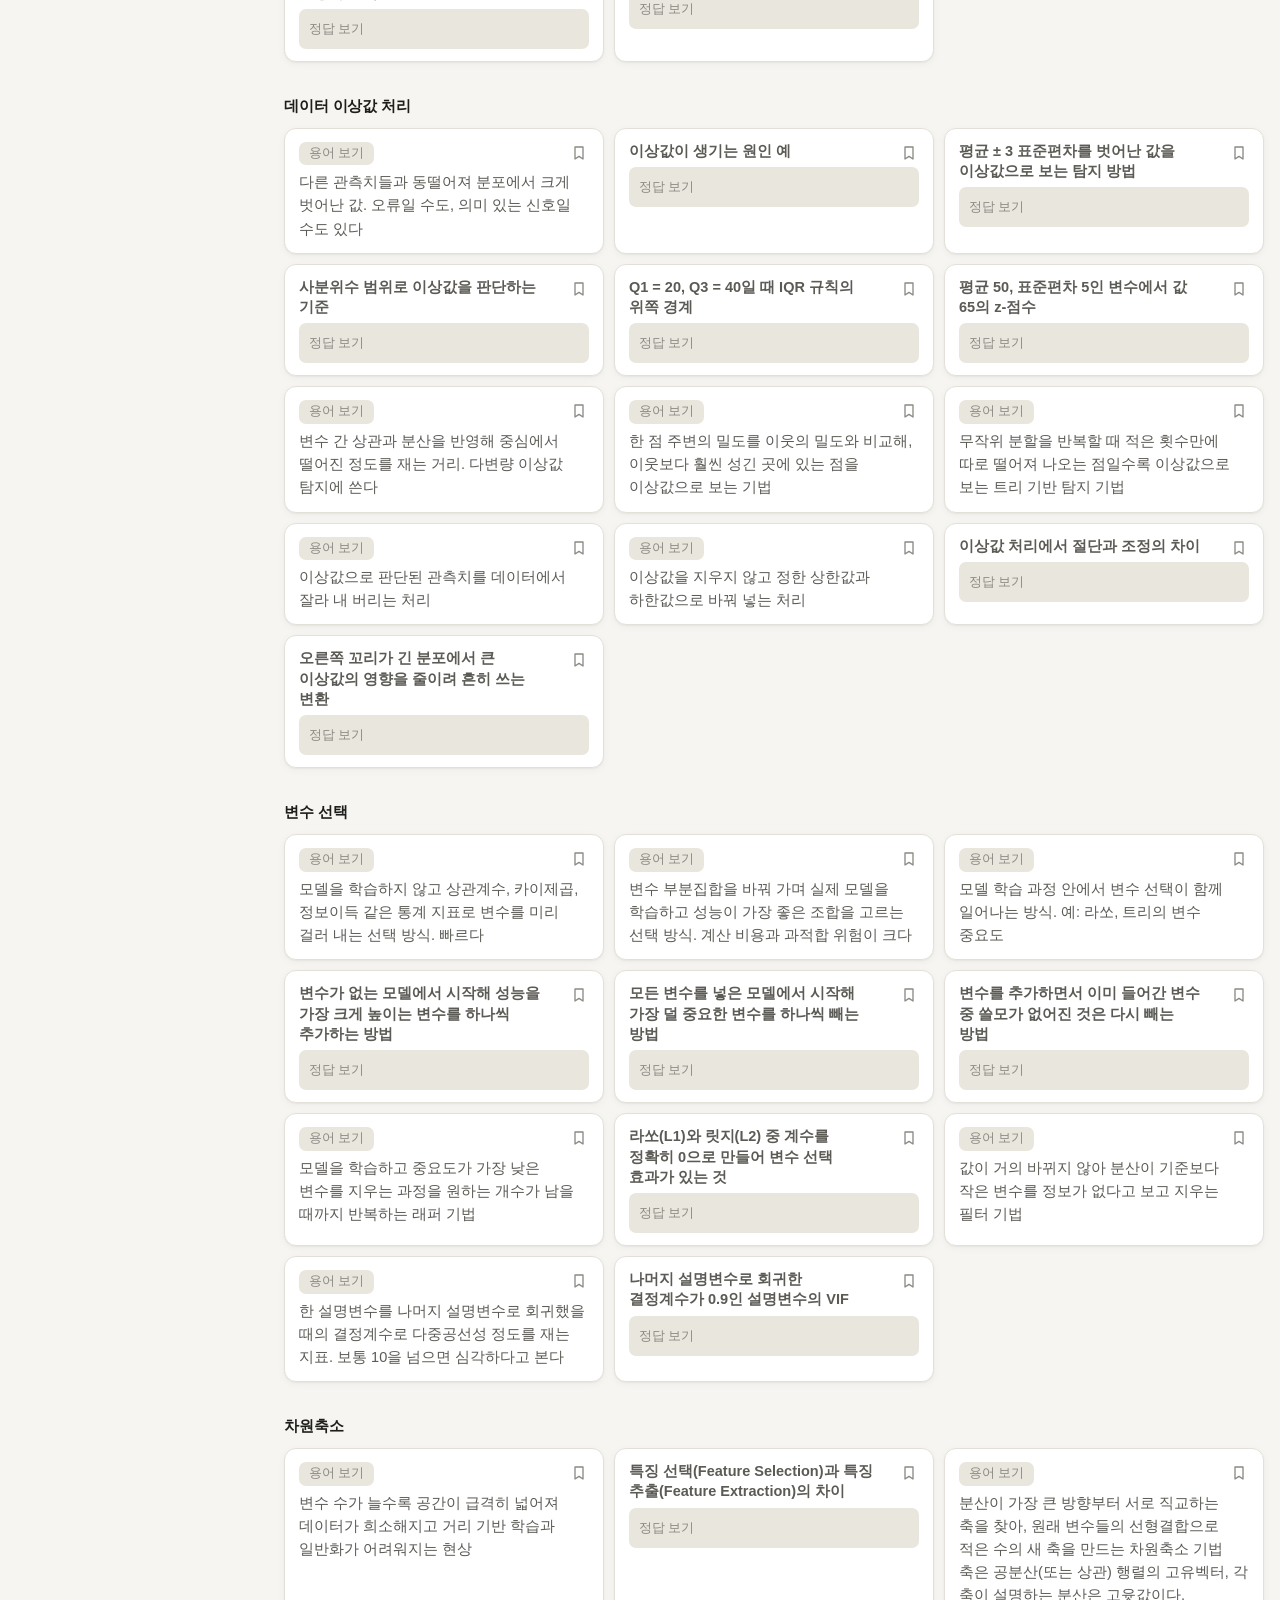
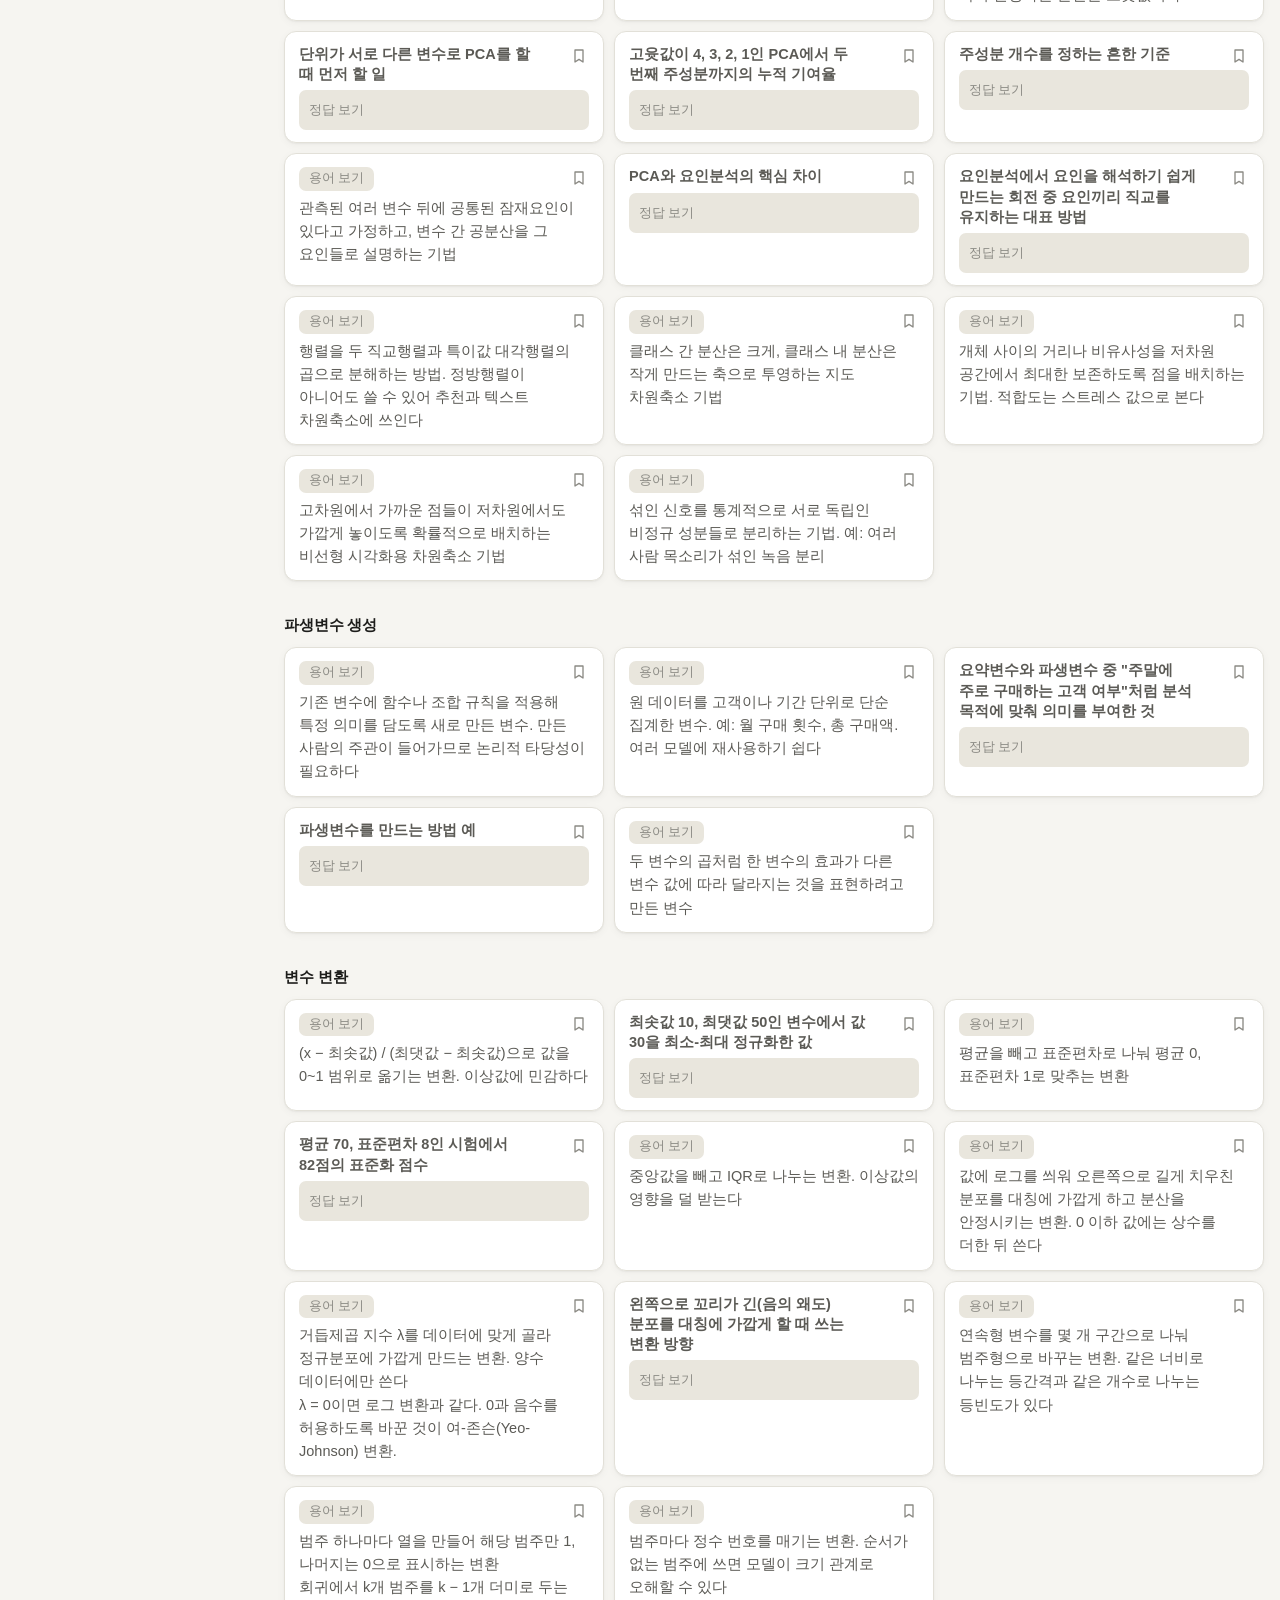
<file: bigdata-analysis-engineer/index.html>
<!doctype html>
<html lang="ko">
<head>
<meta charset="utf-8">
<meta name="viewport" content="width=device-width, initial-scale=1, viewport-fit=cover">
<title>빅데이터분석기사 플래시카드</title>
<meta name="description" content="빅데이터분석기사 대비 정답 가리기 플래시카드">
<link rel="stylesheet" href="../assets/cards.css?v=6">
</head>
<body>
<script>window.CERT = { deck: 'bigdata-analysis-engineer' };</script>
<script src="../assets/deck.js?v=6"></script>
<script src="../assets/app.js?v=17"></script>
</body>
</html>
</file>
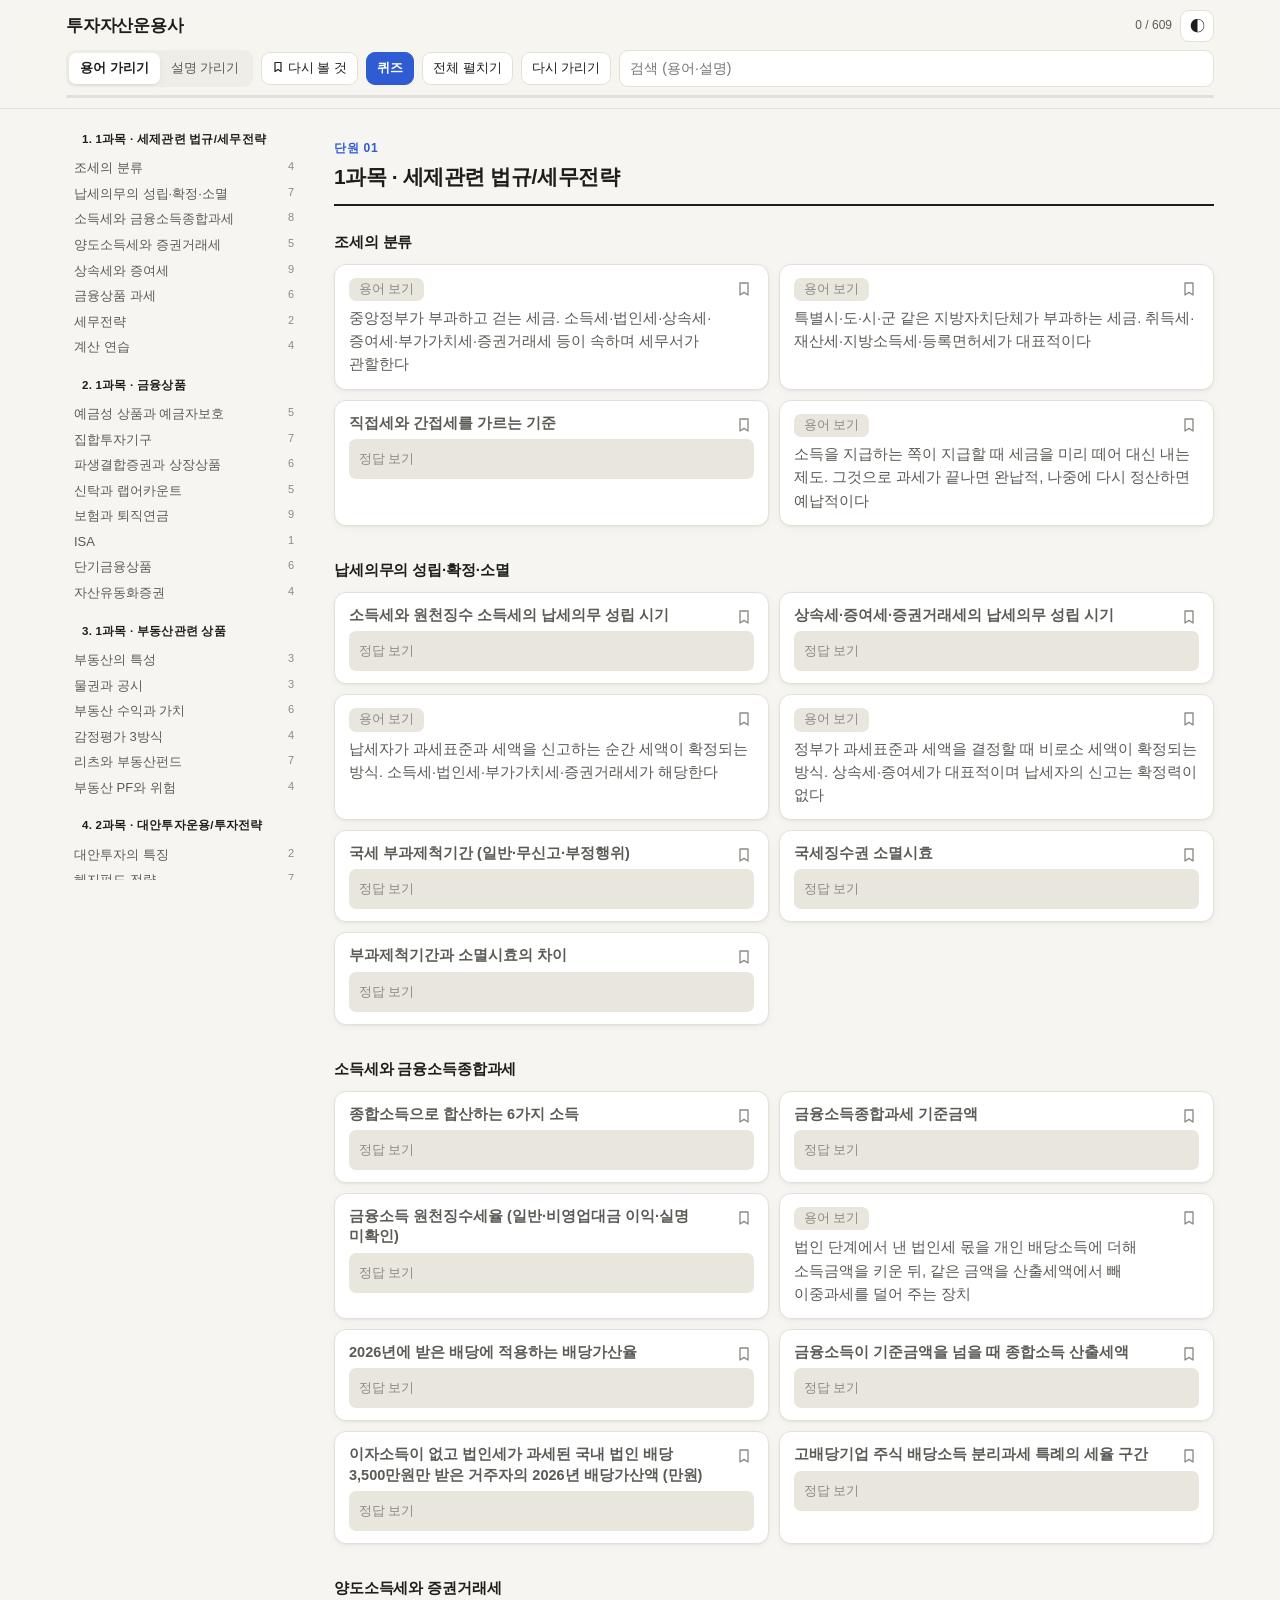
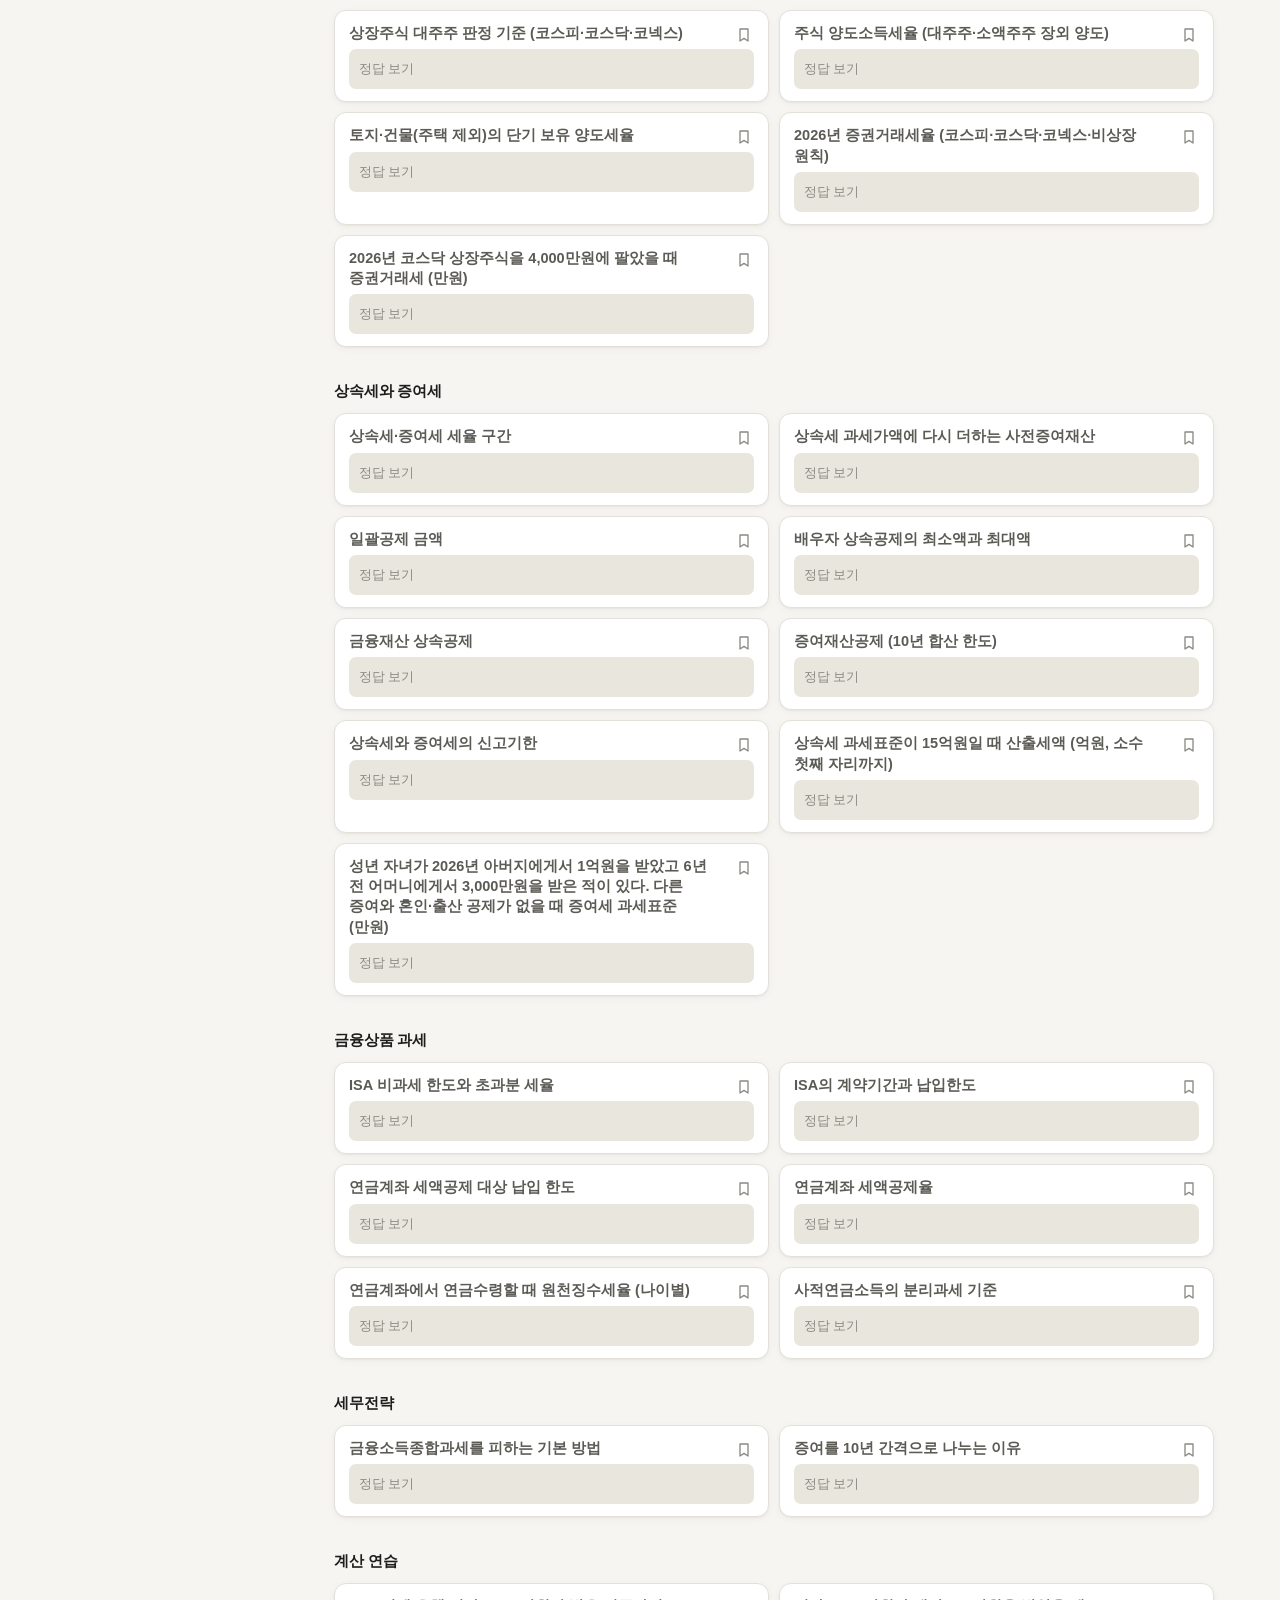
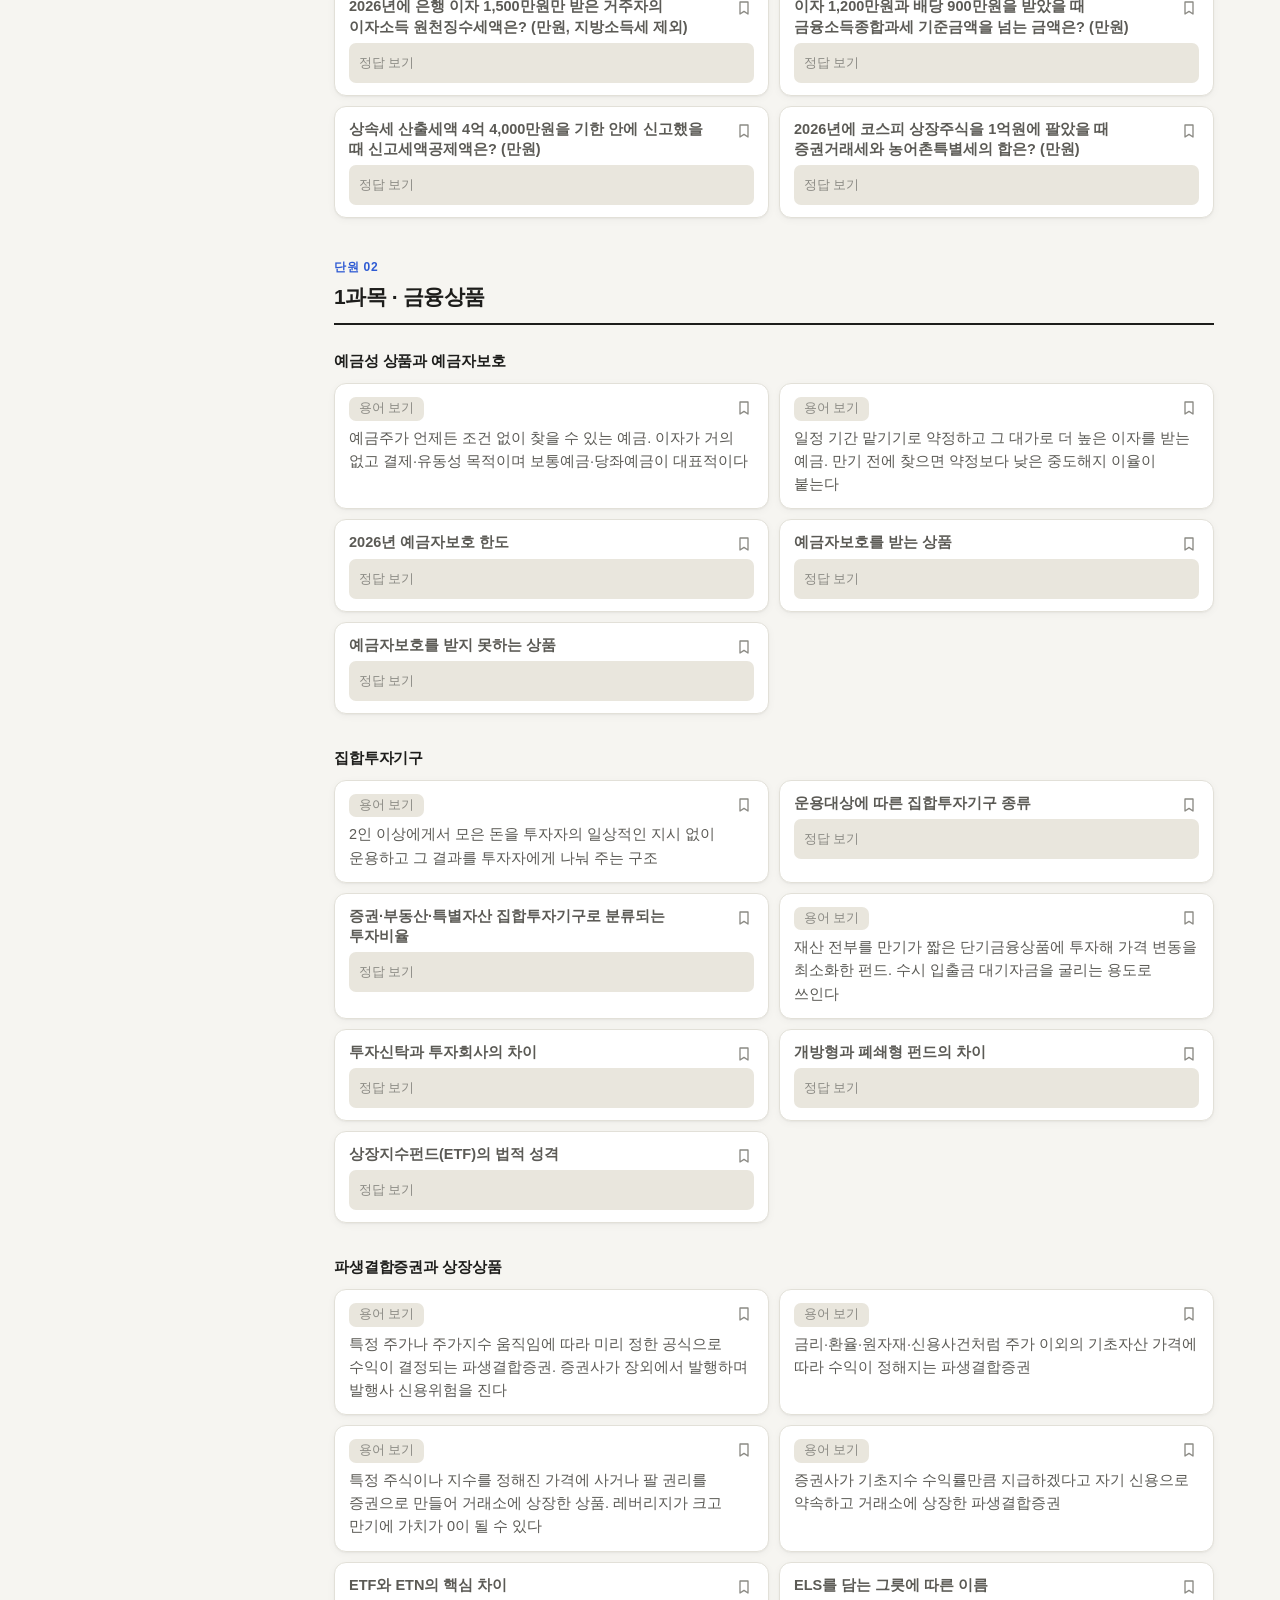
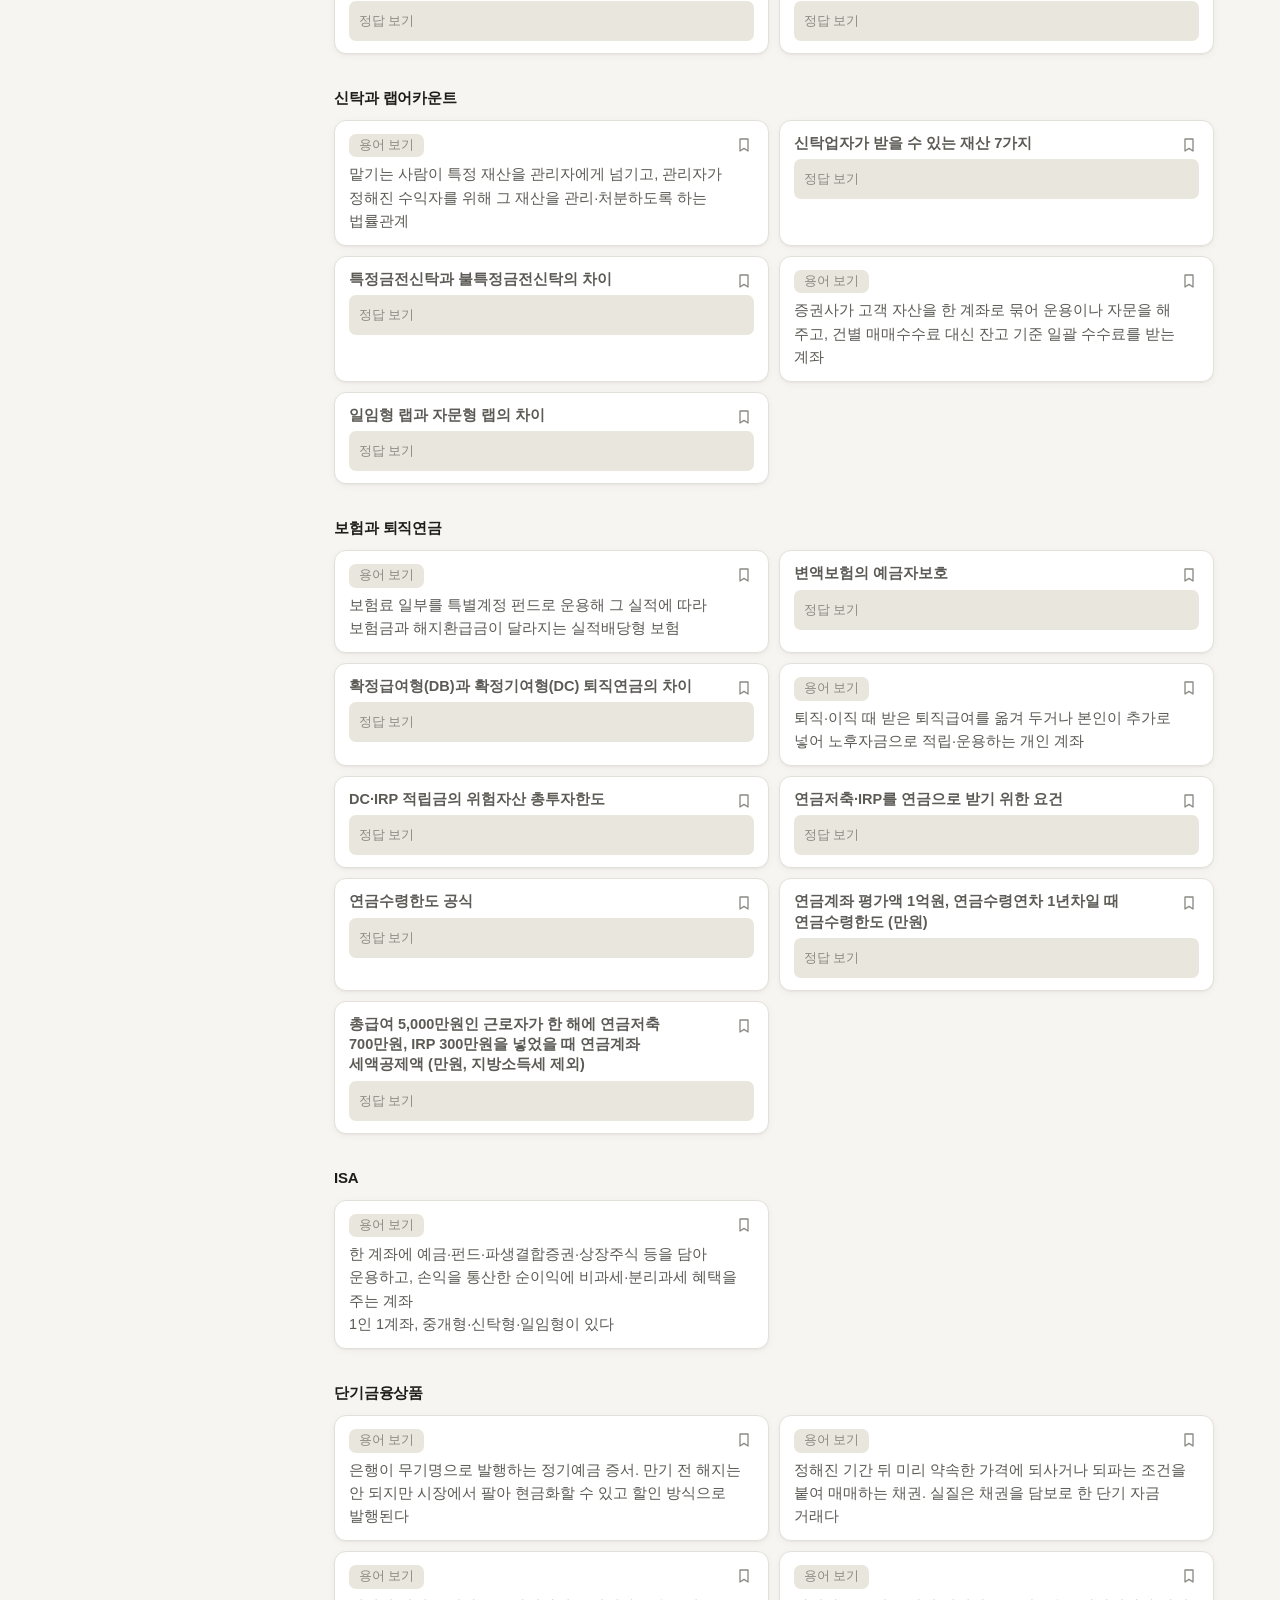
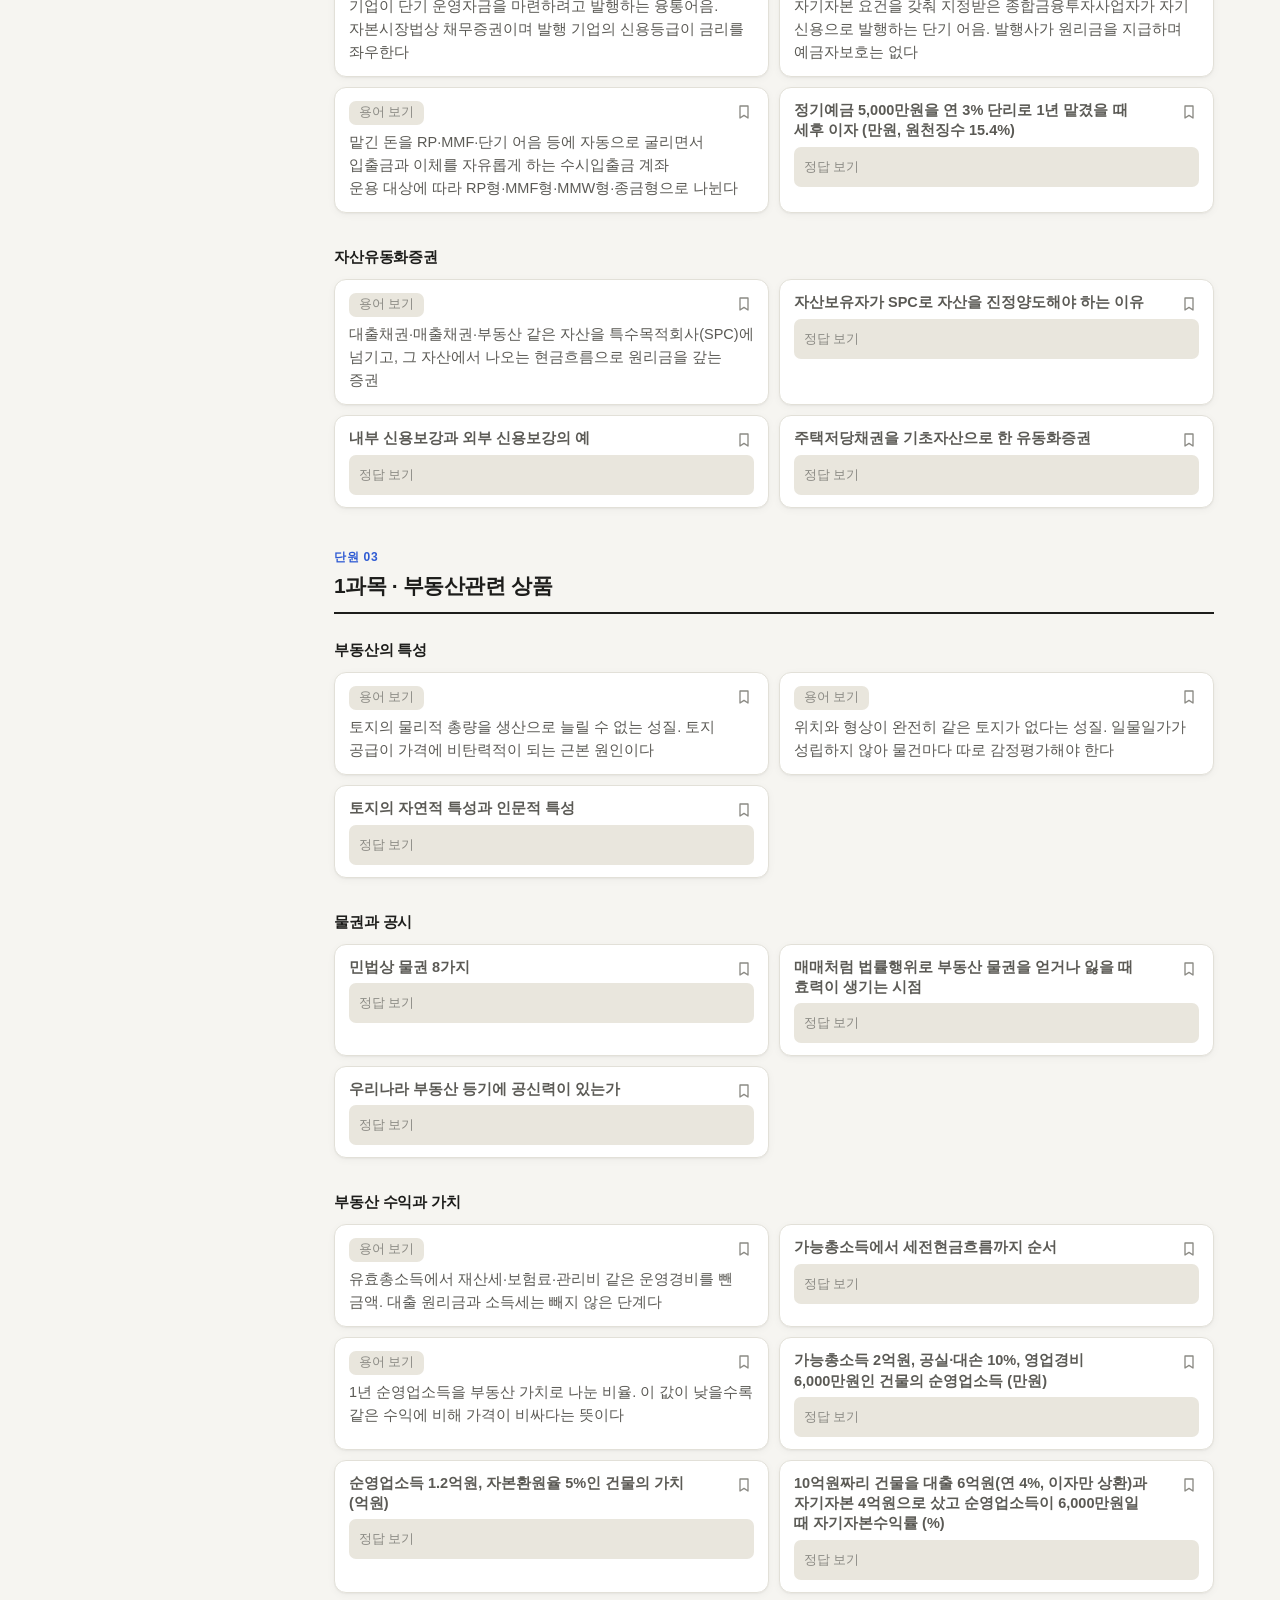
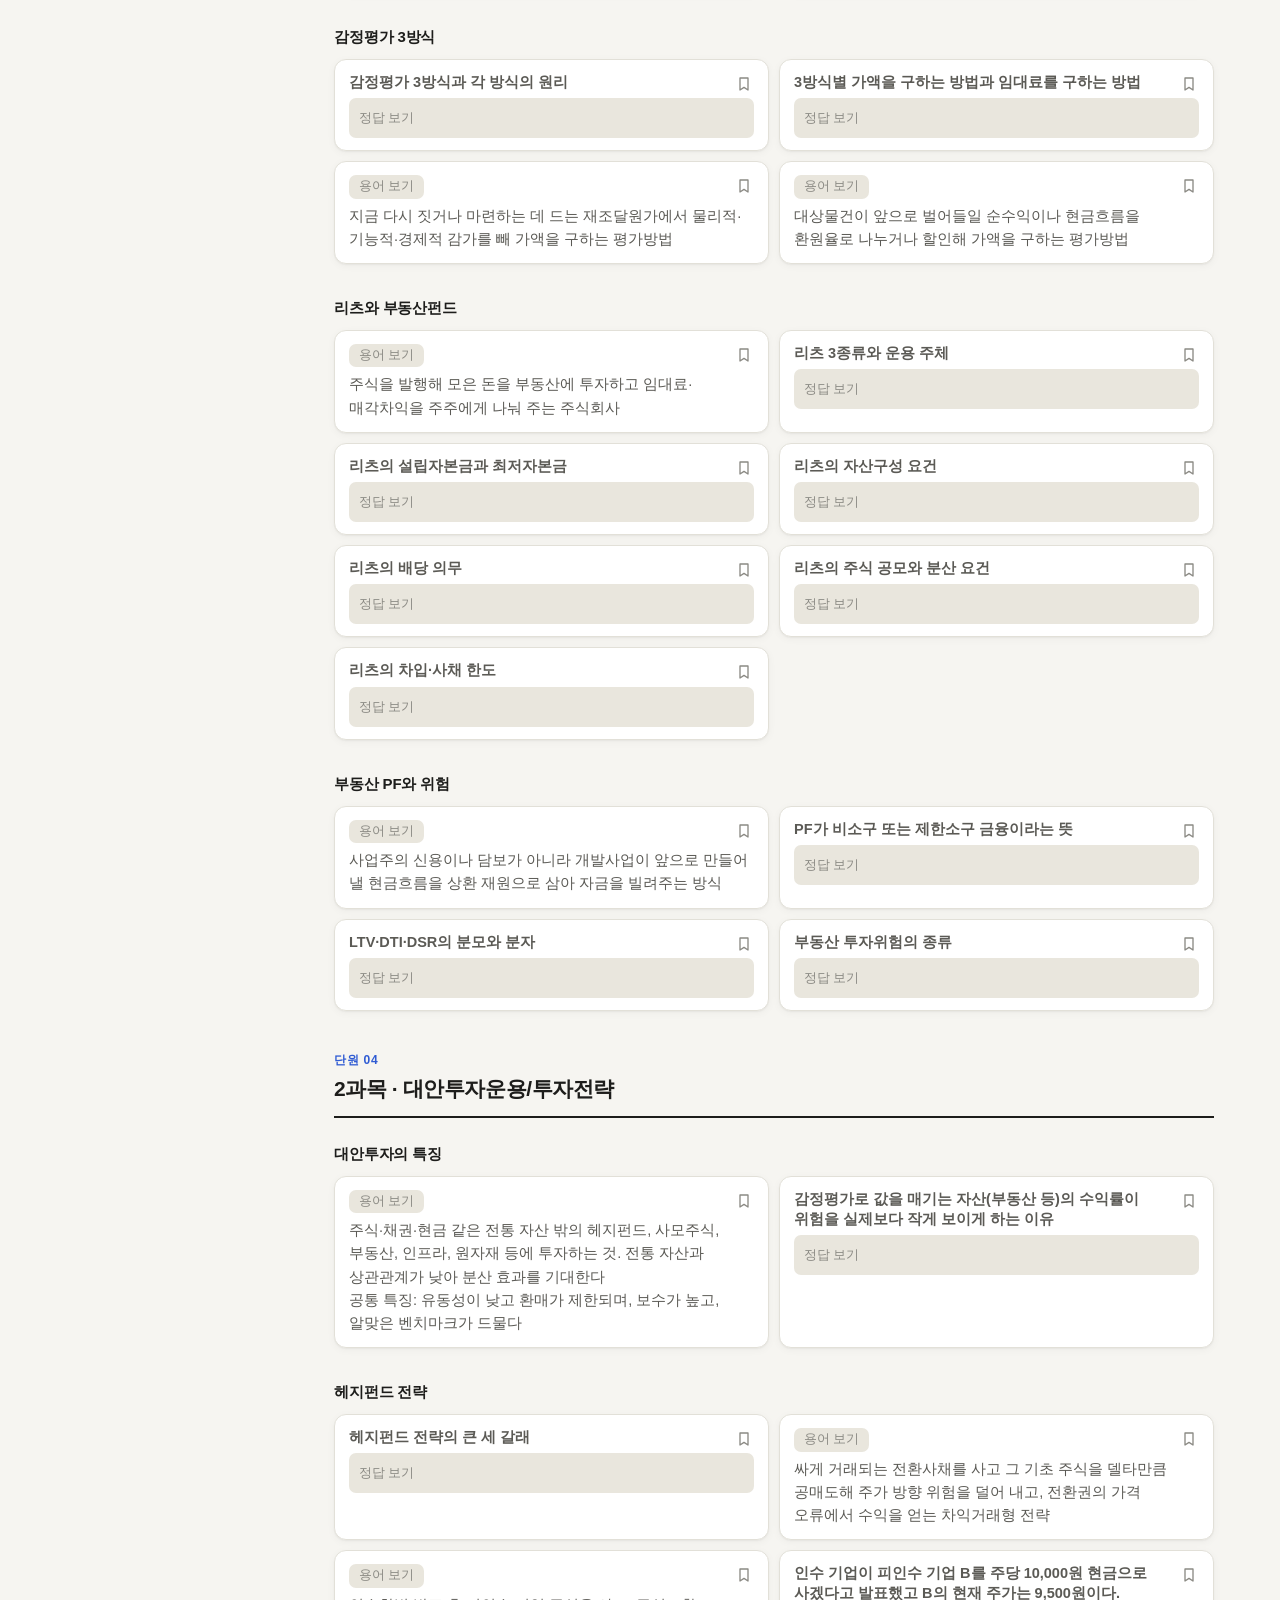
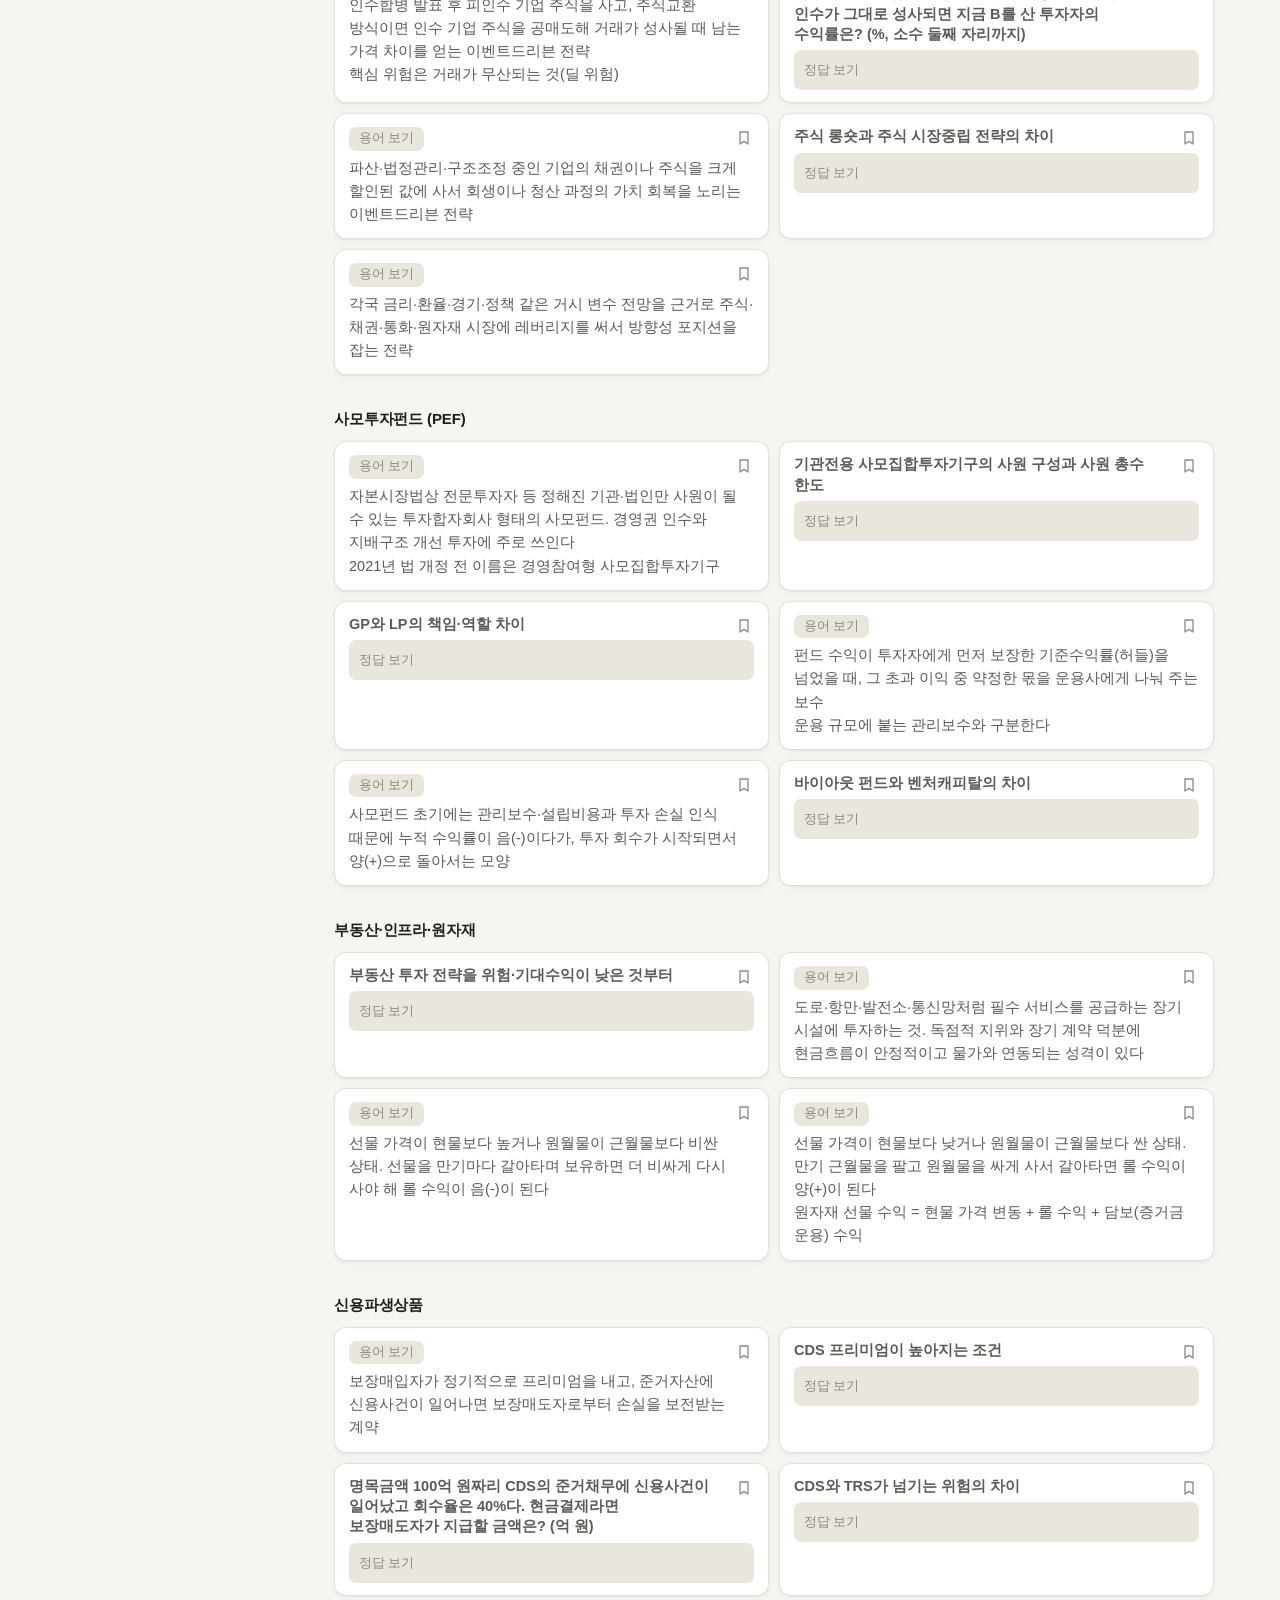
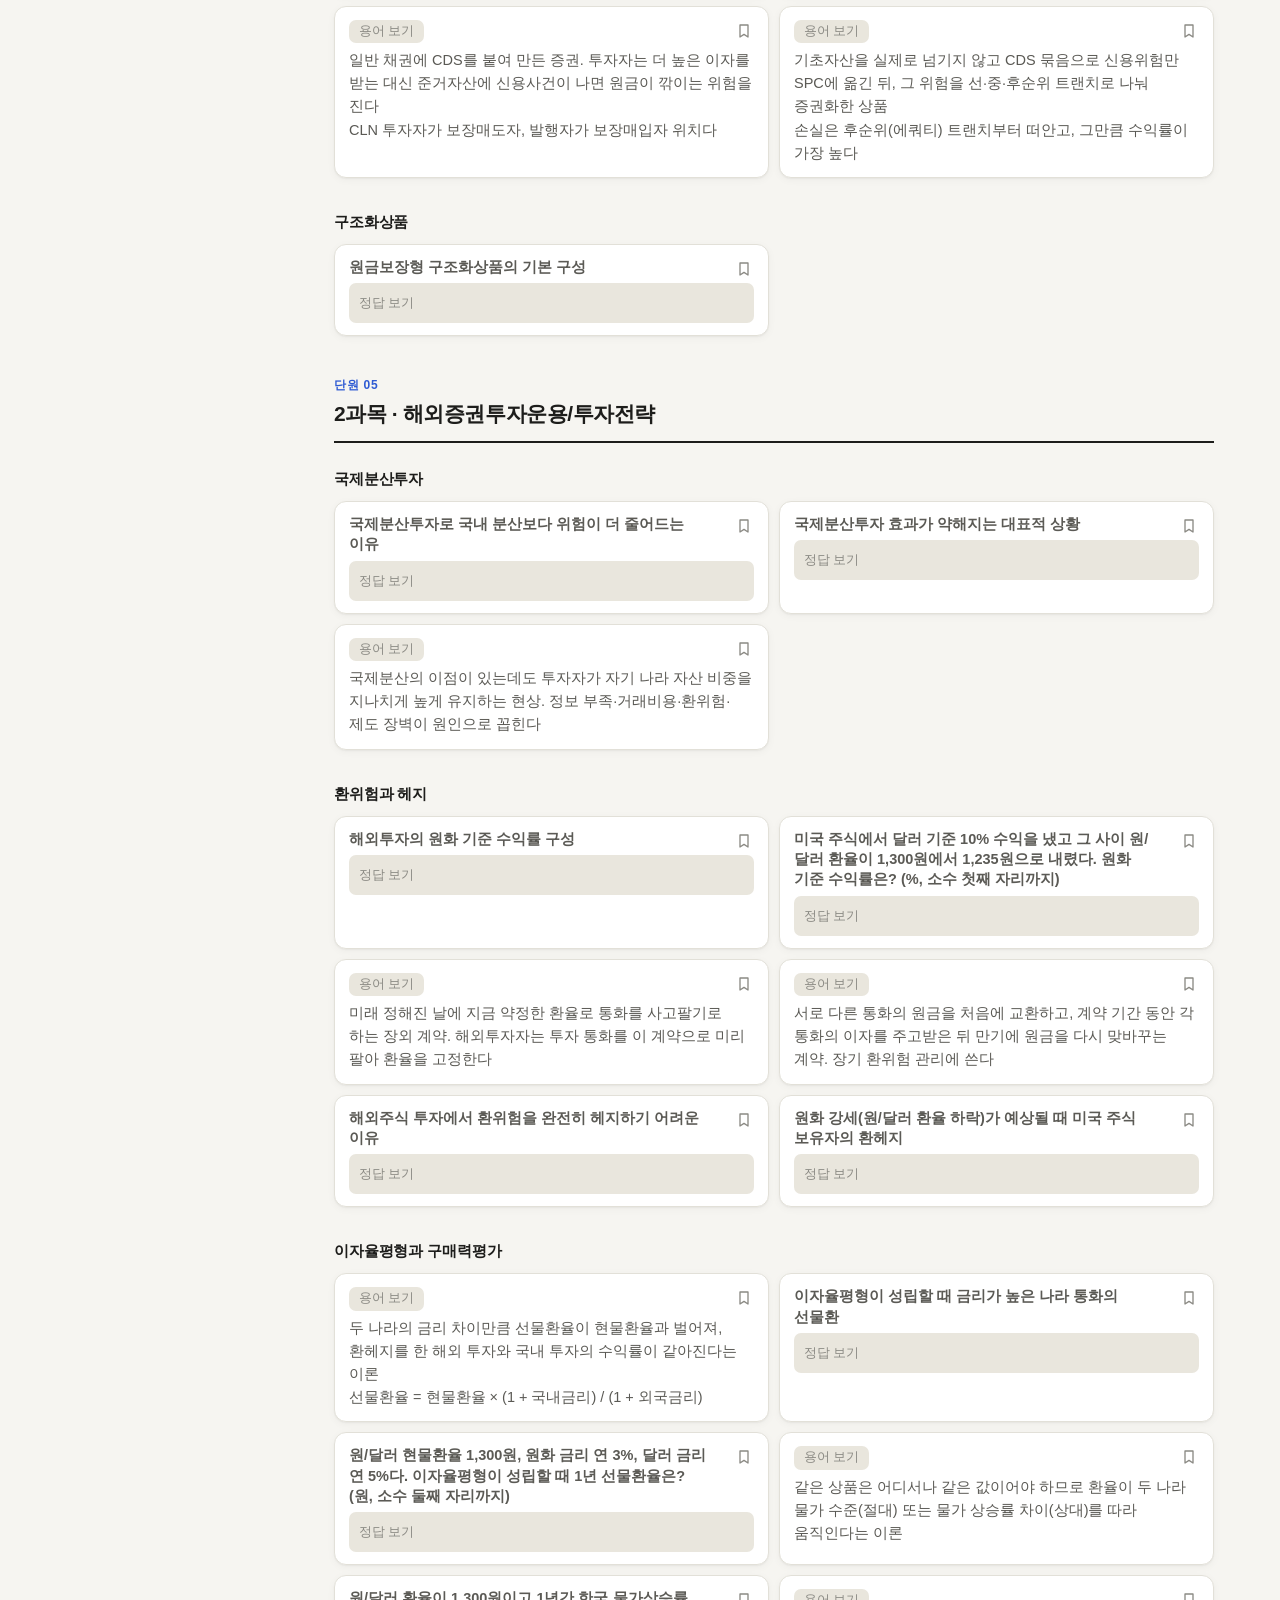
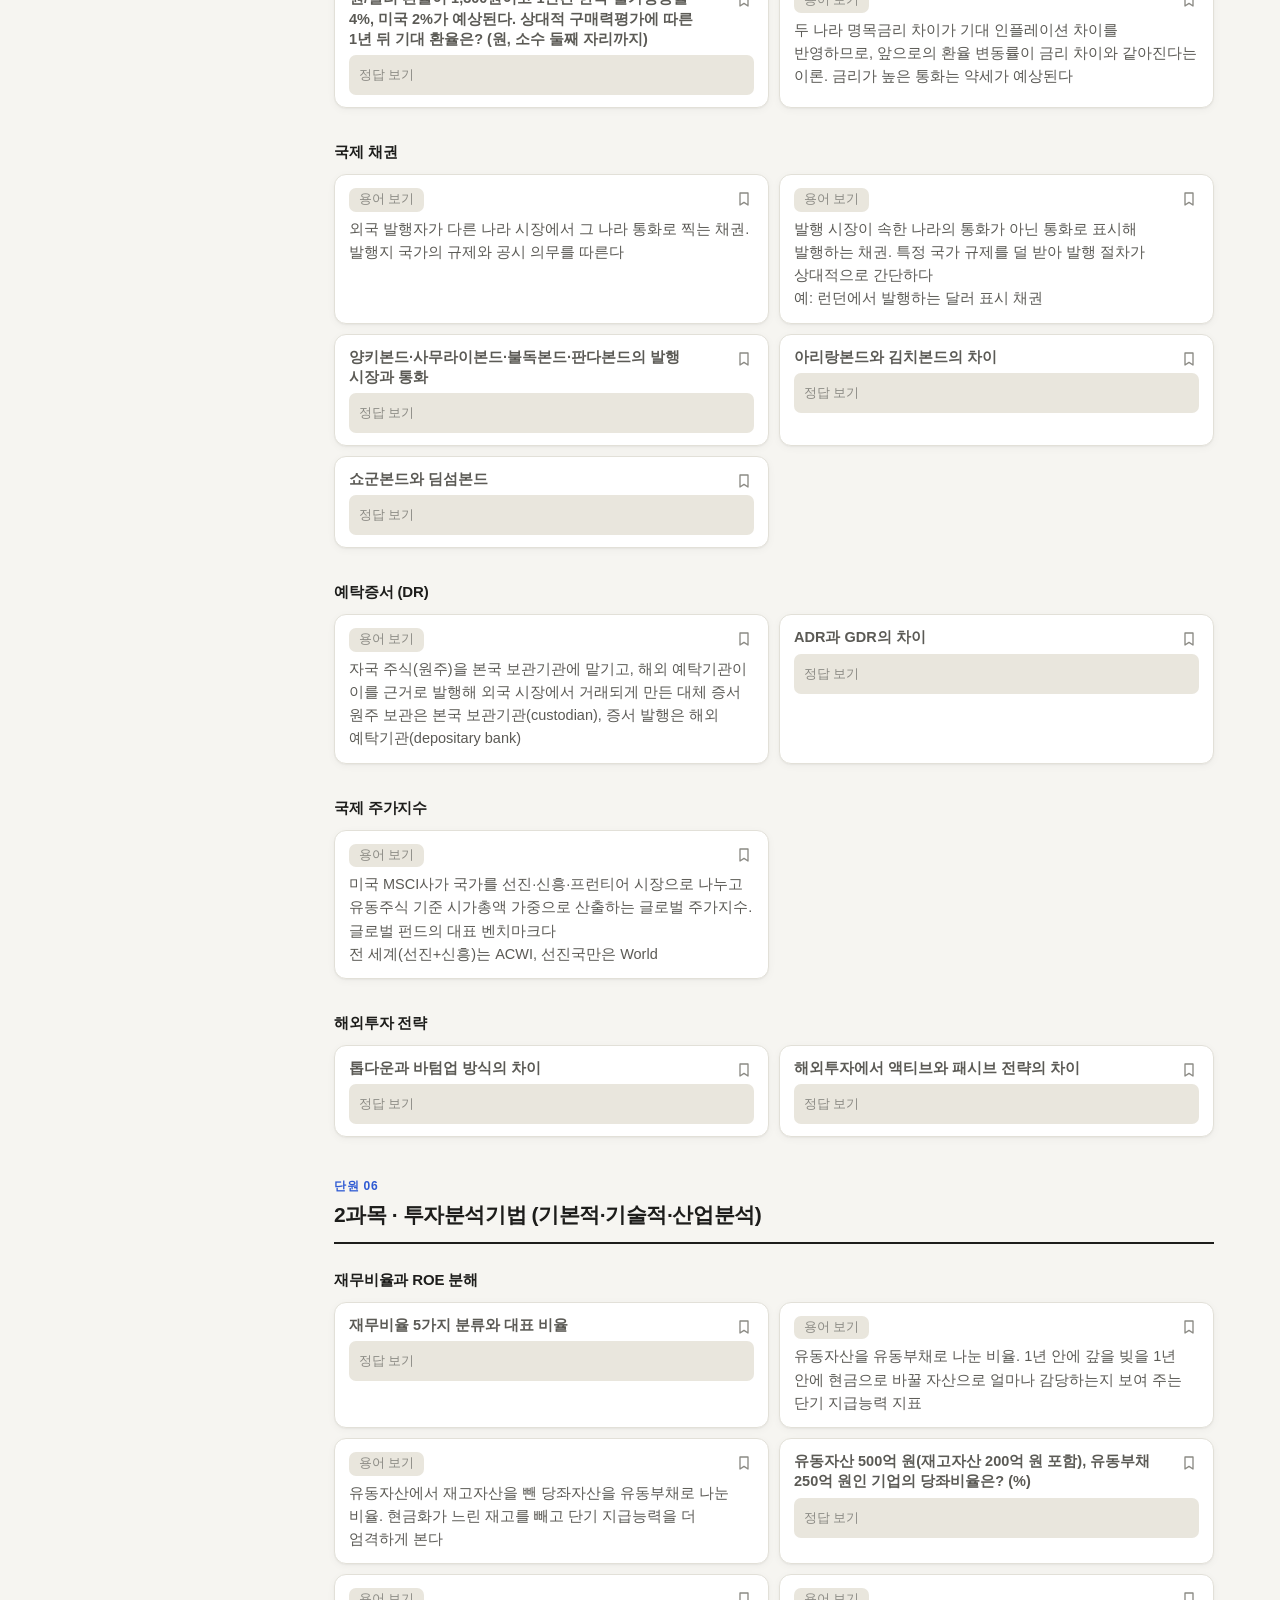
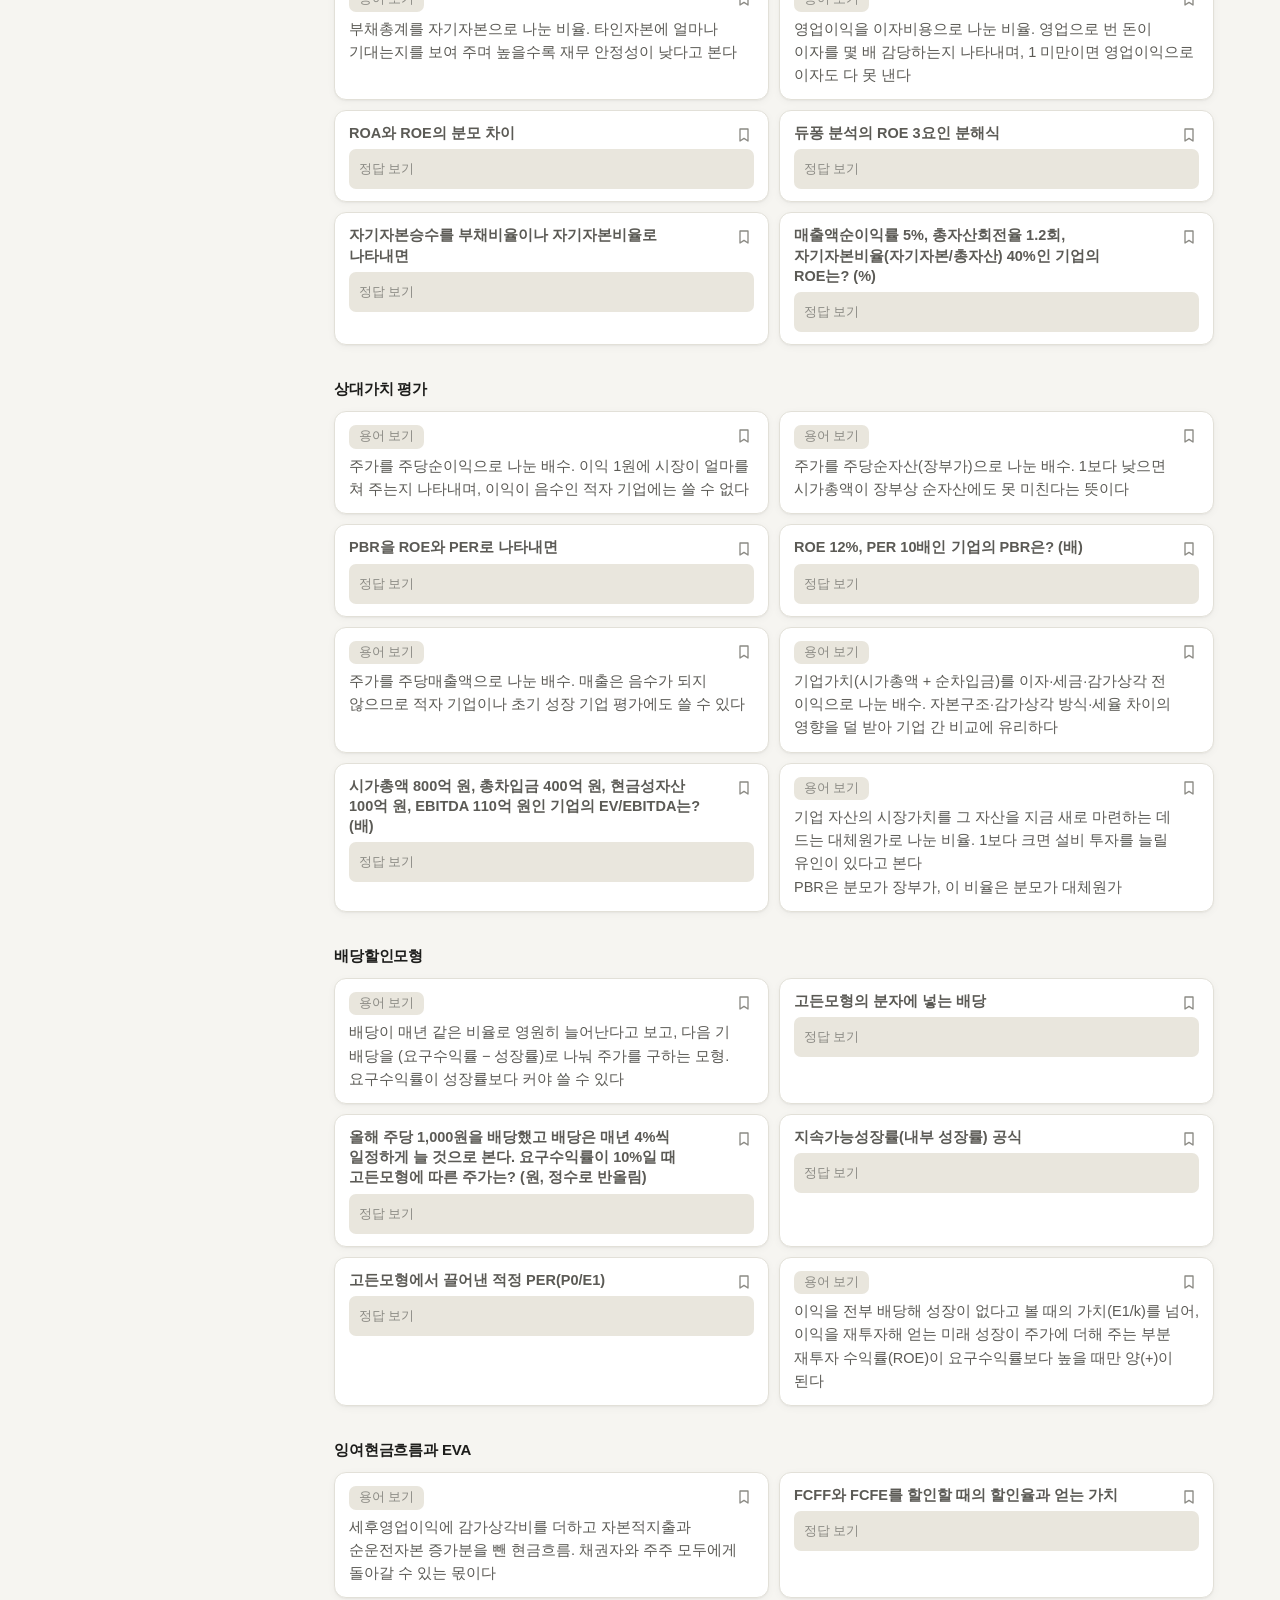
<file: investment-manager/index.html>
<!doctype html>
<html lang="ko">
<head>
<meta charset="utf-8">
<meta name="viewport" content="width=device-width, initial-scale=1, viewport-fit=cover">
<title>투자자산운용사 플래시카드</title>
<meta name="description" content="투자자산운용사 대비 정답 가리기 플래시카드">
<link rel="stylesheet" href="../assets/cards.css?v=6">
</head>
<body>
<script>window.CERT = { deck: 'investment-manager' };</script>
<script src="../assets/deck.js?v=6"></script>
<script src="../assets/app.js?v=17"></script>
</body>
</html>
</file>
<file: assets/home.css>
:root{
  --bg:#f6f5f1; --surface:#ffffff; --ink:#1d1d1b; --ink-2:#5b5a55; --ink-3:#8b8a84;
  --line:#e2e0d8; --accent:#2f5bd3; --accent-soft:#e6ecfb;
}
@media (prefers-color-scheme: dark){
  :root{ --bg:#151513; --surface:#1f1f1c; --ink:#ecebe6; --ink-2:#b4b2aa; --ink-3:#85837b;
    --line:#34332f; --accent:#7d9cf5; --accent-soft:#232b40; color-scheme:dark; }
}
*{box-sizing:border-box}
body{margin:0;background:var(--bg);color:var(--ink);
  font:15px/1.6 -apple-system,BlinkMacSystemFont,"Apple SD Gothic Neo","Pretendard","Noto Sans KR","Malgun Gothic",sans-serif;
  word-break:keep-all}
.wrap{max-width:720px;margin:0 auto;padding-block:56px 40px;
  padding-left:max(16px,env(safe-area-inset-left,0px));padding-right:max(16px,env(safe-area-inset-right,0px))}
h1{font-size:26px;margin:0;letter-spacing:-.02em}
.lede{color:var(--ink-2);margin:8px 0 32px}
.list{display:grid;gap:12px}
a.deck{display:flex;align-items:center;gap:16px;background:var(--surface);border:1px solid var(--line);border-radius:14px;
  padding:18px 20px;color:inherit;text-decoration:none;transition:border-color .15s}
a.deck:hover{border-color:var(--accent)}
a.deck:focus-visible{outline:2px solid var(--accent);outline-offset:2px}
.deck .name{font-weight:700;font-size:17px}
.deck .meta{color:var(--ink-2);font-size:13.5px;margin-top:2px;font-variant-numeric:tabular-nums}
.deck .go{margin-left:auto;color:var(--accent);font-weight:600;font-size:14px;white-space:nowrap}
.soon{color:var(--ink-3);font-size:13.5px;padding:4px 4px 0}
footer{color:var(--ink-3);font-size:12.5px;margin-top:48px;line-height:1.7}
footer a{color:var(--ink-2)}
</file>
<file: assets/cards.css>
:root{
  --bg:#f6f5f1; --surface:#ffffff; --surface-2:#efede7; --ink:#1d1d1b; --ink-2:#5b5a55; --ink-3:#8b8a84;
  --line:#e2e0d8; --accent:#2f5bd3; --accent-ink:#ffffff; --accent-soft:#e6ecfb;
  --mask:#e9e6dd; --mask-ink:#8b8a84; --flag:#d24b3a; --flag-soft:#fbe9e6;
  --shadow:0 1px 2px rgba(0,0,0,.05),0 2px 8px rgba(0,0,0,.04);
  --r:12px;
}
@media (prefers-color-scheme: dark){
  :root:not([data-theme="light"]){
    --bg:#151513; --surface:#1f1f1c; --surface-2:#292925; --ink:#ecebe6; --ink-2:#b4b2aa; --ink-3:#85837b;
    --line:#34332f; --accent:#7d9cf5; --accent-ink:#10131c; --accent-soft:#232b40;
    --mask:#2d2c28; --mask-ink:#8d8b83; --flag:#f07b6b; --flag-soft:#3a2522;
    --shadow:none; color-scheme:dark;
  }
}
:root[data-theme="dark"]{
  --bg:#151513; --surface:#1f1f1c; --surface-2:#292925; --ink:#ecebe6; --ink-2:#b4b2aa; --ink-3:#85837b;
  --line:#34332f; --accent:#7d9cf5; --accent-ink:#10131c; --accent-soft:#232b40;
  --mask:#2d2c28; --mask-ink:#8d8b83; --flag:#f07b6b; --flag-soft:#3a2522;
  --shadow:none; color-scheme:dark;
}
*{box-sizing:border-box}
html{-webkit-text-size-adjust:100%;scroll-padding-top:128px}
body{margin:0;background:var(--bg);color:var(--ink);
  font:15px/1.6 -apple-system,BlinkMacSystemFont,"Apple SD Gothic Neo","Pretendard","Noto Sans KR","Malgun Gothic",sans-serif;
  word-break:keep-all;overflow-wrap:anywhere}
button,input{font:inherit;color:inherit}
code{font-family:ui-monospace,SFMono-Regular,Menlo,Consolas,monospace;font-size:.88em;background:var(--surface-2);padding:.1em .35em;border-radius:5px}

/* 상단 바 */
.bar{position:sticky;top:env(safe-area-inset-top,0px);z-index:20;background:color-mix(in srgb,var(--bg) 88%,transparent);
  backdrop-filter:saturate(1.4) blur(10px);-webkit-backdrop-filter:saturate(1.4) blur(10px);border-bottom:1px solid var(--line)}
.bar-in{max-width:1180px;margin:0 auto;padding-block:10px;padding-left:max(16px,env(safe-area-inset-left,0px));padding-right:max(16px,env(safe-area-inset-right,0px));display:flex;flex-direction:column;gap:8px}
.row{display:flex;align-items:center;gap:8px;flex-wrap:wrap}
h1{font-size:17px;margin:0;font-weight:700;letter-spacing:-.01em;flex:1;min-width:0;white-space:nowrap;overflow:hidden;text-overflow:ellipsis}
.prog{font-size:12px;color:var(--ink-2);font-variant-numeric:tabular-nums;white-space:nowrap}
.seg{display:inline-flex;background:var(--surface-2);border-radius:9px;padding:3px}
.seg button{border:0;background:transparent;padding:5px 11px;border-radius:7px;font-size:13px;cursor:pointer;color:var(--ink-2);white-space:nowrap}
.seg button[aria-pressed="true"]{background:var(--surface);color:var(--ink);box-shadow:var(--shadow);font-weight:600}
.btn{border:1px solid var(--line);background:var(--surface);border-radius:9px;padding:5px 10px;font-size:13px;cursor:pointer;white-space:nowrap}
.btn:hover{border-color:var(--ink-3)}
.btn[aria-pressed="true"]{background:var(--accent-soft);border-color:var(--accent);color:var(--accent);font-weight:600}
.search{flex:1;min-width:140px;border:1px solid var(--line);background:var(--surface);border-radius:9px;padding:6px 10px;font-size:14px}
.search:focus{outline:2px solid var(--accent);outline-offset:-1px;border-color:transparent}
.icon-btn{border:1px solid var(--line);background:var(--surface);border-radius:9px;width:34px;height:32px;display:inline-grid;place-items:center;cursor:pointer;flex:none}
.pbar{height:3px;background:var(--line);border-radius:3px;overflow:hidden}
.pbar>i{display:block;height:100%;width:0;background:var(--accent);transition:width .25s}

/* 레이아웃 */
.wrap{max-width:1180px;margin:0 auto;padding-block:16px;padding-left:max(16px,env(safe-area-inset-left,0px));padding-right:max(16px,env(safe-area-inset-right,0px));display:grid;grid-template-columns:240px minmax(0,1fr);gap:28px}
nav.toc{position:sticky;top:128px;align-self:start;max-height:calc(100vh - 148px);overflow:auto;font-size:13px;padding-right:4px}
nav.toc a{display:block;color:var(--ink-2);text-decoration:none;padding:4px 8px;border-radius:6px;line-height:1.35}
nav.toc a:hover{background:var(--surface-2);color:var(--ink)}
nav.toc .cnt{float:right;color:var(--ink-3);font-size:11px;font-variant-numeric:tabular-nums}
.toc-head{display:none}
@media (max-width:860px){
  .wrap{grid-template-columns:minmax(0,1fr)}
  nav.toc{position:fixed;inset:0 auto 0 0;top:0;width:min(82vw,320px);max-height:none;height:100%;background:var(--surface);
    z-index:40;padding:calc(16px + env(safe-area-inset-top,0px)) 12px calc(16px + env(safe-area-inset-bottom,0px)) calc(12px + env(safe-area-inset-left,0px));transform:translateX(-102%);transition:transform .22s;box-shadow:4px 0 24px rgba(0,0,0,.18)}
  nav.toc.open{transform:none}
  .toc-head{display:flex;justify-content:space-between;align-items:center;margin:0 4px 10px;font-weight:700}
  .scrim{position:fixed;inset:0;background:rgba(0,0,0,.35);z-index:39;display:none}
  .scrim.open{display:block}
}
@media (min-width:861px){ #tocBtn{display:none} }

/* 섹션·카드 */
.chapter{margin:8px 0 18px;padding:14px 0 10px;border-bottom:2px solid var(--ink)}
.chapter:first-child{margin-top:0}
.chapter .no{font-size:12px;color:var(--accent);font-weight:700;letter-spacing:.06em;font-variant-numeric:tabular-nums}
.chapter h2{font-size:21px;margin:2px 0 0;letter-spacing:-.02em;text-wrap:balance}
nav.toc .ch{display:block;margin:14px 8px 4px;font-size:11.5px;font-weight:700;color:var(--ink);letter-spacing:.02em}
nav.toc .ch:first-of-type{margin-top:0}
section{margin-bottom:26px}
section h3{font-size:15px;margin:0 0 10px;padding-top:6px;display:flex;align-items:baseline;gap:6px;letter-spacing:-.01em}
.grid{display:grid;grid-template-columns:repeat(auto-fill,minmax(300px,1fr));gap:10px}
.card{background:var(--surface);border:1px solid var(--line);border-radius:var(--r);padding:12px 14px 12px;box-shadow:var(--shadow);
  cursor:pointer;position:relative;transition:border-color .15s;outline:none;-webkit-tap-highlight-color:transparent}
.card:hover{border-color:var(--ink-3)}
.card:focus-visible{outline:2px solid var(--accent);outline-offset:2px}
.card.flag{border-color:var(--flag);background:linear-gradient(var(--flag-soft),var(--flag-soft)) padding-box}
.term{font-weight:700;font-size:15.5px;line-height:1.4;padding-right:44px}
.desc{margin-top:6px;color:var(--ink-2);white-space:pre-line;font-size:14.5px}
.card.q .term{font-weight:600;font-size:14.5px;color:var(--ink-2)}
.card.q .desc{color:var(--ink);font-weight:600;font-size:15px}
.ans{position:relative}
.ans .mask{display:none}
.hide .ans .real{display:none}
.hide .ans .mask{display:inline-flex;align-items:center;gap:6px;background:var(--mask);color:var(--mask-ink);border-radius:7px;
  padding:3px 10px;font-size:12.5px;font-weight:500;letter-spacing:0;user-select:none}
.hide .ans.blk .mask{display:flex;min-height:40px;width:100%}
.reveal-anim .ans .real{animation:pop .22s ease-out}
@keyframes pop{from{opacity:0;transform:translateY(-2px)}to{opacity:1;transform:none}}
.flagbtn{position:absolute;top:8px;right:8px;border:0;background:transparent;width:32px;height:32px;border-radius:8px;cursor:pointer;
  color:var(--ink-3);display:grid;place-items:center}
.flagbtn:hover{background:var(--surface-2)}
.card.flag .flagbtn{color:var(--flag)}
.note{grid-column:1/-1;color:var(--ink-2);font-size:13.5px;padding:2px 2px}
/* 코드 블록 */
pre.code{margin:10px 0 2px;padding:12px 14px;background:var(--surface-2);border-radius:10px;overflow-x:auto;text-align:left;
  font:400 13px/1.55 ui-monospace,SFMono-Regular,Menlo,Consolas,monospace;color:var(--ink);white-space:pre;tab-size:4;letter-spacing:0}
pre.code code{background:none;padding:0;font-size:inherit;border-radius:0}
.card.wide{grid-column:1/-1}
.qz-a pre.code,.qz-b pre.code{font-size:14px}
.empty{color:var(--ink-3);text-align:center;padding:48px 0}
.hidden{display:none!important}
@media (prefers-reduced-motion:reduce){*{animation:none!important;transition:none!important}}
/* 퀴즈 */
.btn.quiz{background:var(--accent);border-color:var(--accent);color:var(--accent-ink);font-weight:600}
.btn.quiz:hover{filter:brightness(1.05)}
.qz{position:fixed;inset:0;z-index:60;background:var(--bg);display:flex;flex-direction:column;
  padding-top:calc(12px + env(safe-area-inset-top,0px));padding-bottom:calc(16px + env(safe-area-inset-bottom,0px));
  padding-left:max(16px,env(safe-area-inset-left,0px));padding-right:max(16px,env(safe-area-inset-right,0px))}
.qz[hidden]{display:none}
.qz-top{display:flex;align-items:center;gap:10px;max-width:760px;width:100%;margin:0 auto}
.qz-top .btn:disabled{opacity:.4;cursor:default}
.qz-top .cnt{font-size:13px;color:var(--ink-2);font-variant-numeric:tabular-nums;flex:1}
.qz-stage{flex:1;display:flex;align-items:center;justify-content:center;min-height:0;padding:16px 0}
.qz-card{width:100%;max-width:760px;max-height:100%;overflow:auto;background:var(--surface);border:1px solid var(--line);border-radius:18px;
  box-shadow:var(--shadow);padding:28px 26px;cursor:pointer;-webkit-tap-highlight-color:transparent;outline:none}
.qz-card:focus-visible{outline:2px solid var(--accent);outline-offset:3px}
.qz-where{font-size:12px;color:var(--ink-3);margin-bottom:14px}
.qz-a{font-size:22px;font-weight:700;line-height:1.4;letter-spacing:-.01em;text-wrap:balance}
.qz-b{margin-top:14px;font-size:17px;line-height:1.65;color:var(--ink-2);white-space:pre-line}
.qz-card.q .qz-a{font-size:18px;font-weight:600;color:var(--ink-2)}
.qz-card.q .qz-b{color:var(--ink);font-weight:600;font-size:19px}
.qz-hole{display:flex;align-items:center;justify-content:center;min-height:56px;border-radius:10px;background:var(--mask);color:var(--mask-ink);font-size:14px;font-weight:500}
.qz-a .qz-hole{display:inline-flex;min-height:0;padding:6px 16px;font-size:14px}
.qz-hint{text-align:center;font-size:12.5px;color:var(--ink-3)}
.qz-card.shown .qz-ans{animation:pop .22s ease-out}
@media (max-width:520px){.qz-card{padding:22px 18px}.qz-a{font-size:19px}.qz-b{font-size:16px}}
footer a{color:var(--ink-2)}
footer{color:var(--ink-3);font-size:12px;text-align:center;padding-block:24px 40px;padding-left:max(16px,env(safe-area-inset-left,0px));padding-right:max(16px,env(safe-area-inset-right,0px))}
@media (max-width:520px){
  body{font-size:14.5px}
  .grid{grid-template-columns:minmax(0,1fr)}
  .bar-in{padding-block:8px}
  .wrap{padding-block:12px}
  .seg button{padding:5px 9px}
  .row.ctl{flex-wrap:nowrap;overflow-x:auto;scrollbar-width:none}
  .row.ctl::-webkit-scrollbar{display:none}
  .row.ctl>*{flex:none}
  .row.ctl .search{min-width:170px;flex:1 0 170px}
}
[hidden]{display:none !important}
/* 구역 탭 (필기 · 카드 | 퀴즈 / 실기 · 카드 | 실습) */
/* 머리 막대 한 줄: 제목 · 탭 · (오른쪽 끝) 진행 · 테마 */
.row.top h1{flex:0 1 auto}
.row.top .prog{margin-left:auto}
.tabs{display:flex;align-items:center;gap:14px;margin-left:14px}
.tabgrp{display:inline-flex;align-items:center;gap:6px}
@media (max-width:720px){ .tabs{order:5;flex-basis:100%;margin-left:0} }
.tablbl{font-size:13px;font-weight:700;color:var(--ink-2)}
.tabs .seg button[aria-pressed="true"]{color:var(--accent)}
/* 구역 탭이 있는 덱: 퀴즈를 머리 막대 아래에 페이지 안 화면으로 */
.qz.inline{position:static;inset:auto;z-index:auto;min-height:calc(100vh - 130px);padding-top:16px}
.qz.inline .qz-stage{align-items:flex-start;padding-top:28px}
/* 구역 탭이 있는 덱: 머리 막대와 카드 화면을 실습 화면과 같은 폭으로 — 탭을 옮겨도 머리가 흔들리지 않는다 */
body.wide .bar-in,body.wide .wrap{max-width:1440px}
/* 요약 탭: 작업형별 문서, 왼쪽 절 목차 */
.sm{max-width:1440px;margin:0 auto;padding:16px max(16px,env(safe-area-inset-right,0px)) 8px max(16px,env(safe-area-inset-left,0px))}
.sm-tabs{margin-bottom:14px}
.sm-tabs button[aria-pressed="true"]{color:var(--accent)}
.sm-body{display:grid;grid-template-columns:220px minmax(0,1fr);gap:28px;align-items:start}
.sm-toc{position:sticky;top:90px;max-height:calc(100vh - 110px);overflow:auto;font-size:13px;display:flex;flex-direction:column}
.sm-toc a{color:var(--ink-2);text-decoration:none;padding:4px 8px;border-radius:6px;line-height:1.35}
.sm-toc a:hover{background:var(--surface-2);color:var(--ink)}
.sm-doc{max-width:900px;min-width:0;font-size:15px;line-height:1.7}
.sm-doc .sm-title{font-size:24px;margin:0 0 12px;letter-spacing:-.01em;white-space:normal}
.sm-doc h2{font-size:19px;margin:30px 0 10px;padding-top:8px;border-top:1px solid var(--line);scroll-margin-top:80px}
.sm-doc h3{font-size:16px;margin:20px 0 8px;scroll-margin-top:80px}
.sm-doc h4{font-size:15px;margin:16px 0 6px}
.sm-doc p{margin:0 0 10px}
.sm-doc ul{margin:0 0 12px;padding-left:20px}
.sm-doc li{margin:2px 0}
.sm-doc pre.code{margin:8px 0 14px;font-size:13px}
.sm-note{background:var(--accent-soft);border-left:3px solid var(--accent);border-radius:8px;padding:10px 14px;margin:8px 0 14px;font-size:14px}
.sm-tbl{overflow-x:auto;margin:8px 0 14px}
.sm-tbl table{border-collapse:collapse;font-size:13.5px;width:100%}
.sm-tbl th,.sm-tbl td{border:1px solid var(--line);padding:6px 10px;text-align:left;vertical-align:top}
.sm-tbl th{background:var(--surface-2);font-weight:700}
.sm-tbl td code{white-space:nowrap}
@media (max-width:860px){ .sm-body{grid-template-columns:minmax(0,1fr)} .sm-toc{display:none} .sm-tbl td code{white-space:normal} }
/* 요약 코드 색 (Prism 토큰) — 밝은 테마 / 어두운 테마 */
:root{--tk-kw:#a626a4;--tk-str:#3f8a3a;--tk-com:#8b8d93;--tk-num:#9a6400;--tk-fn:#3567d6;--tk-bi:#b06b00}
@media (prefers-color-scheme: dark){ :root:not([data-theme="light"]){--tk-kw:#c678dd;--tk-str:#98c379;--tk-com:#7f848e;--tk-num:#d19a66;--tk-fn:#61afef;--tk-bi:#e5c07b} }
:root[data-theme="dark"]{--tk-kw:#c678dd;--tk-str:#98c379;--tk-com:#7f848e;--tk-num:#d19a66;--tk-fn:#61afef;--tk-bi:#e5c07b}
pre.code .token.keyword,pre.code .token.boolean{color:var(--tk-kw)}
pre.code .token.string,pre.code .token.triple-quoted-string,pre.code .token.string-interpolation{color:var(--tk-str)}
pre.code .token.comment{color:var(--tk-com);font-style:italic}
pre.code .token.number{color:var(--tk-num)}
pre.code .token.function{color:var(--tk-fn)}
pre.code .token.builtin,pre.code .token.class-name{color:var(--tk-bi)}
pre.code .token.operator,pre.code .token.punctuation{color:inherit}
</file>
